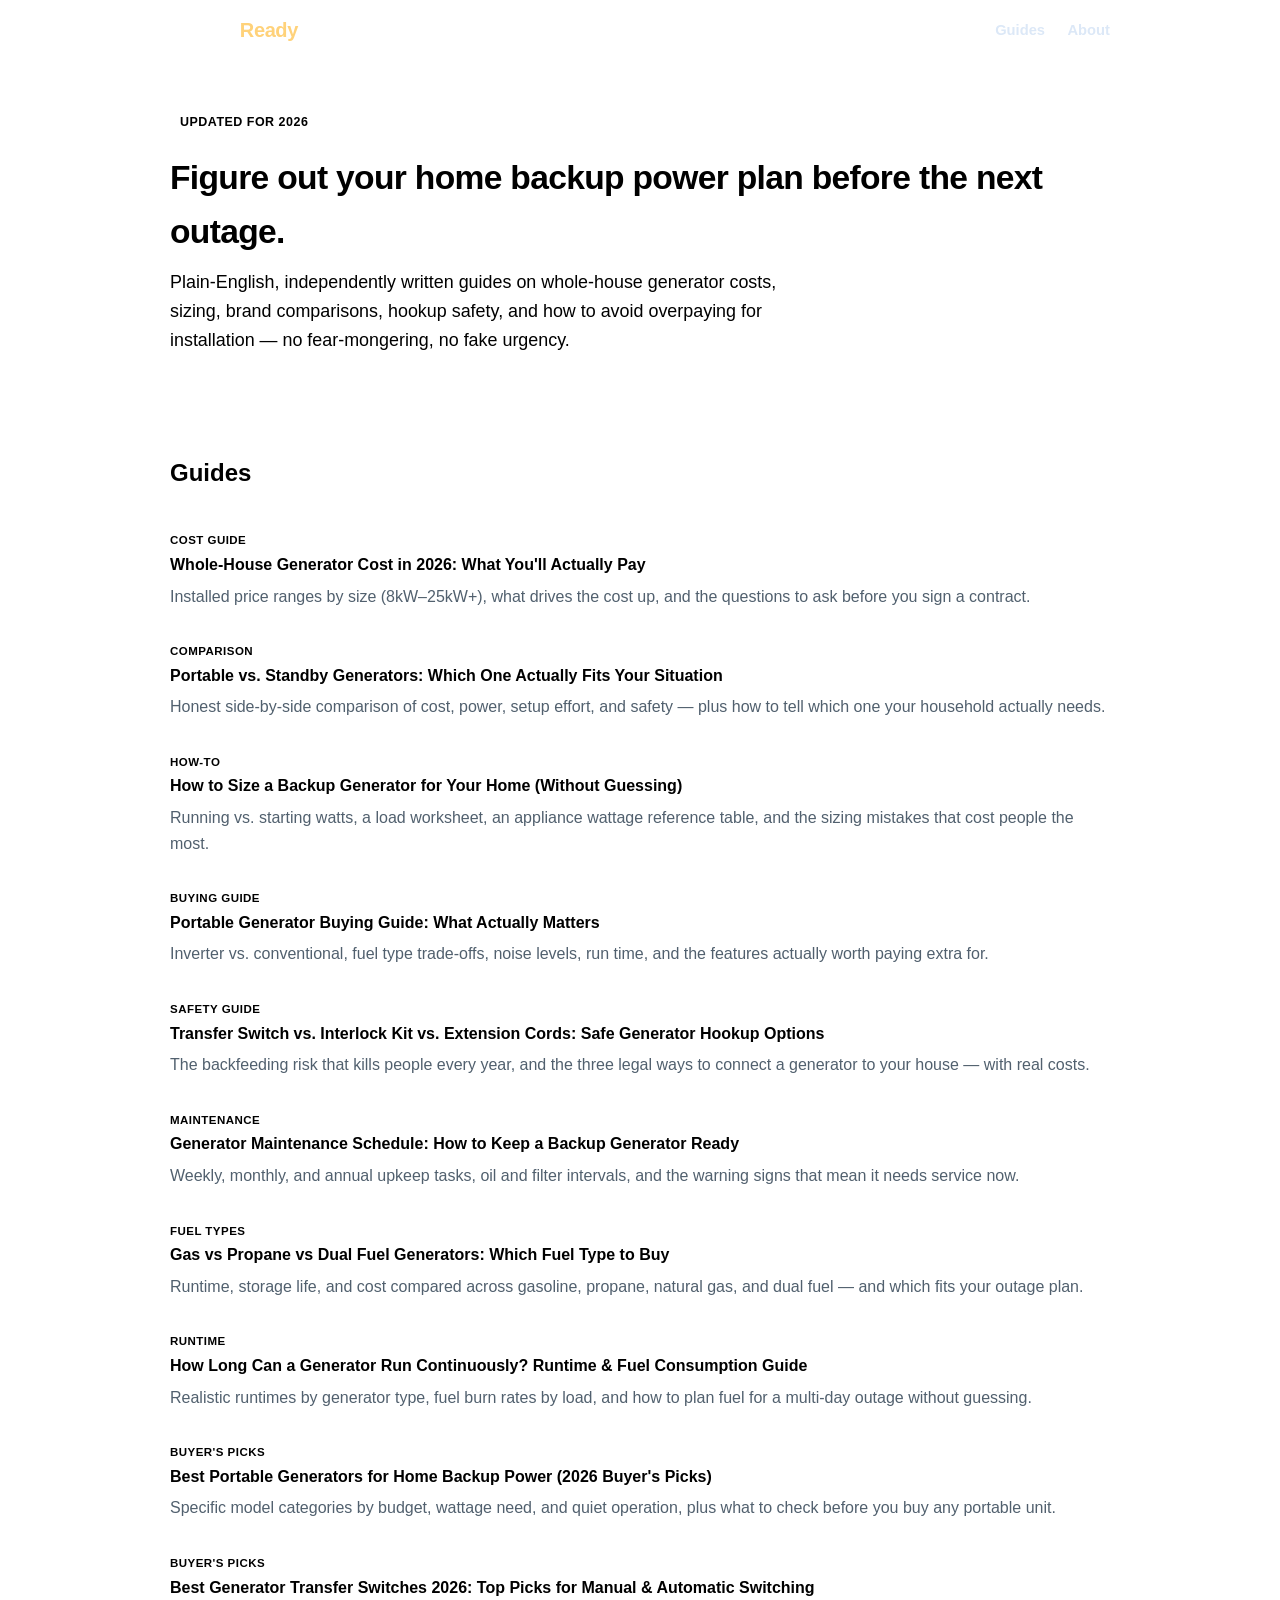
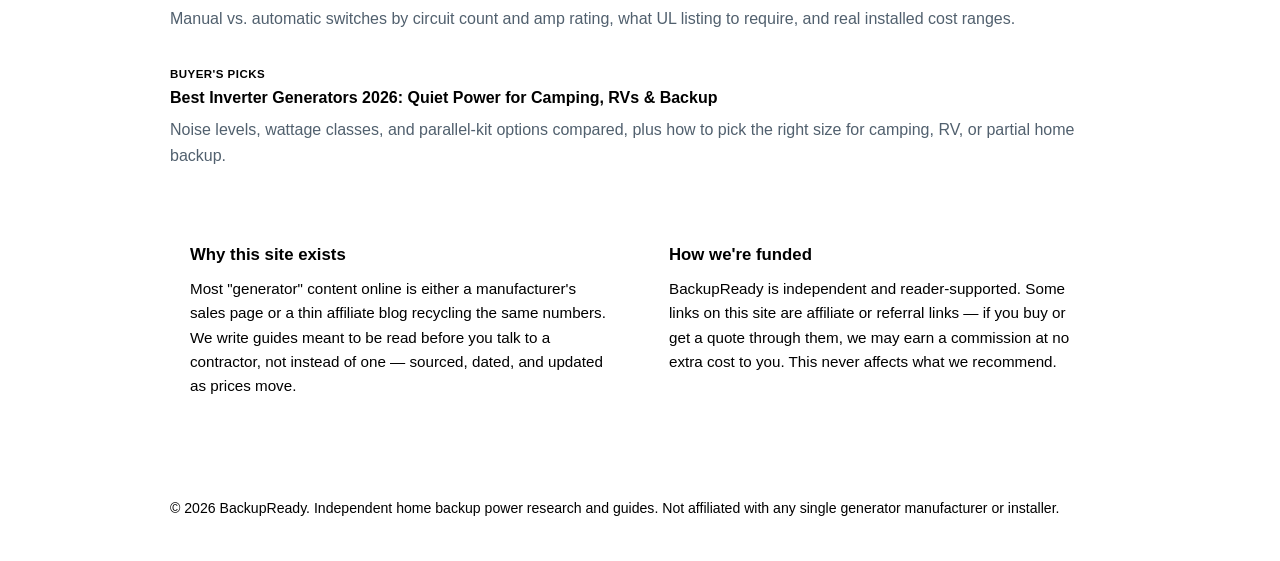
<file: index.html>
<!doctype html>
<html lang="en">
<head>
<meta charset="utf-8">
<meta name="viewport" content="width=device-width, initial-scale=1">
<title>BackupReady — Home Backup Power Guides, Costs &amp; Generator Comparisons</title>
<meta name="description" content="Independent, plain-English guides to home backup power: whole-house generator costs, sizing, brand comparisons, hookup safety, maintenance, and how to buy without overpaying.">
<link rel="stylesheet" href="/assets/style.css">
<link rel="canonical" href="https://backupready.vercel.app/">
</head>
<body>
<header class="site">
  <div class="wrap">
    <a class="logo" href="/">Backup<span>Ready</span></a>
    <nav class="site">
      <a href="/guides/">Guides</a>
      <a href="/#about">About</a>
    </nav>
  </div>
</header>




<section class="hero">
  <div class="wrap">
    <span class="badge">Updated for 2026</span>
    <h1>Figure out your home backup power plan before the next outage.</h1>
    <p class="lead">Plain-English, independently written guides on whole-house generator costs, sizing, brand comparisons, hookup safety, and how to avoid overpaying for installation — no fear-mongering, no fake urgency.</p>
    <a class="btn" href="/guides/whole-house-generator-cost-2026.html">Start with the 2026 cost guide →</a>
  </div>
</section>




<main class="wrap">
  <h2 style="margin-top:0">Guides</h2>
  <ul class="guide-list">
    <li>
      <span class="tag">Cost guide</span><br>
      <a href="/guides/whole-house-generator-cost-2026.html"><strong>Whole-House Generator Cost in 2026: What You'll Actually Pay</strong></a>
      <p style="margin:6px 0 0;color:#51606e">Installed price ranges by size (8kW–25kW+), what drives the cost up, and the questions to ask before you sign a contract.</p>
    </li>
    <li>
      <span class="tag">Comparison</span><br>
      <a href="/guides/portable-vs-standby-generator.html"><strong>Portable vs. Standby Generators: Which One Actually Fits Your Situation</strong></a>
      <p style="margin:6px 0 0;color:#51606e">Honest side-by-side comparison of cost, power, setup effort, and safety — plus how to tell which one your household actually needs.</p>
    </li>
    <li>
      <span class="tag">How-to</span><br>
      <a href="/guides/how-to-size-a-backup-generator.html"><strong>How to Size a Backup Generator for Your Home (Without Guessing)</strong></a>
      <p style="margin:6px 0 0;color:#51606e">Running vs. starting watts, a load worksheet, an appliance wattage reference table, and the sizing mistakes that cost people the most.</p>
    </li>
    <li>
      <span class="tag">Buying guide</span><br>
      <a href="/guides/portable-generator-buying-guide.html"><strong>Portable Generator Buying Guide: What Actually Matters</strong></a>
      <p style="margin:6px 0 0;color:#51606e">Inverter vs. conventional, fuel type trade-offs, noise levels, run time, and the features actually worth paying extra for.</p>
    </li>
    <li>
      <span class="tag">Safety guide</span><br>
      <a href="/guides/generator-transfer-switch-vs-interlock.html"><strong>Transfer Switch vs. Interlock Kit vs. Extension Cords: Safe Generator Hookup Options</strong></a>
      <p style="margin:6px 0 0;color:#51606e">The backfeeding risk that kills people every year, and the three legal ways to connect a generator to your house — with real costs.</p>
    </li>
    <li>
      <span class="tag">Maintenance</span><br>
      <a href="/guides/generator-maintenance-schedule.html"><strong>Generator Maintenance Schedule: How to Keep a Backup Generator Ready</strong></a>
      <p style="margin:6px 0 0;color:#51606e">Weekly, monthly, and annual upkeep tasks, oil and filter intervals, and the warning signs that mean it needs service now.</p>
    </li>
    <li>
      <span class="tag">Fuel types</span><br>
      <a href="/guides/generator-fuel-types-gas-propane-dual-fuel.html"><strong>Gas vs Propane vs Dual Fuel Generators: Which Fuel Type to Buy</strong></a>
      <p style="margin:6px 0 0;color:#51606e">Runtime, storage life, and cost compared across gasoline, propane, natural gas, and dual fuel — and which fits your outage plan.</p>
    </li>
    <li>
      <span class="tag">Runtime</span><br>
      <a href="/guides/generator-runtime-fuel-consumption.html"><strong>How Long Can a Generator Run Continuously? Runtime &amp; Fuel Consumption Guide</strong></a>
      <p style="margin:6px 0 0;color:#51606e">Realistic runtimes by generator type, fuel burn rates by load, and how to plan fuel for a multi-day outage without guessing.</p>
    </li>
    <li>
      <span class="tag">Buyer's picks</span><br>
      <a href="/guides/best-portable-generators-2026.html"><strong>Best Portable Generators for Home Backup Power (2026 Buyer's Picks)</strong></a>
      <p style="margin:6px 0 0;color:#51606e">Specific model categories by budget, wattage need, and quiet operation, plus what to check before you buy any portable unit.</p>
    </li>
    <li>
      <span class="tag">Buyer's picks</span><br>
      <a href="/guides/best-transfer-switches-2026.html"><strong>Best Generator Transfer Switches 2026: Top Picks for Manual &amp; Automatic Switching</strong></a>
      <p style="margin:6px 0 0;color:#51606e">Manual vs. automatic switches by circuit count and amp rating, what UL listing to require, and real installed cost ranges.</p>
    </li>
    <li>
      <span class="tag">Buyer's picks</span><br>
      <a href="/guides/best-inverter-generators-2026.html"><strong>Best Inverter Generators 2026: Quiet Power for Camping, RVs &amp; Backup</strong></a>
      <p style="margin:6px 0 0;color:#51606e">Noise levels, wattage classes, and parallel-kit options compared, plus how to pick the right size for camping, RV, or partial home backup.</p>
    </li>
  </ul>




  <div class="grid" id="about" style="margin-top:40px">
    <div class="card">
      <h3>Why this site exists</h3>
      <p>Most "generator" content online is either a manufacturer's sales page or a thin affiliate blog recycling the same numbers. We write guides meant to be read before you talk to a contractor, not instead of one — sourced, dated, and updated as prices move.</p>
    </div>
    <div class="card">
      <h3>How we're funded</h3>
      <p>BackupReady is independent and reader-supported. Some links on this site are affiliate or referral links — if you buy or get a quote through them, we may earn a commission at no extra cost to you. This never affects what we recommend.</p>
    </div>
  </div>
</main>




<footer class="site">
  <div class="wrap">
    <p>&copy; 2026 BackupReady. Independent home backup power research and guides. Not affiliated with any single generator manufacturer or installer.</p>
  </div>
</footer>
</body>
</html>
</file>
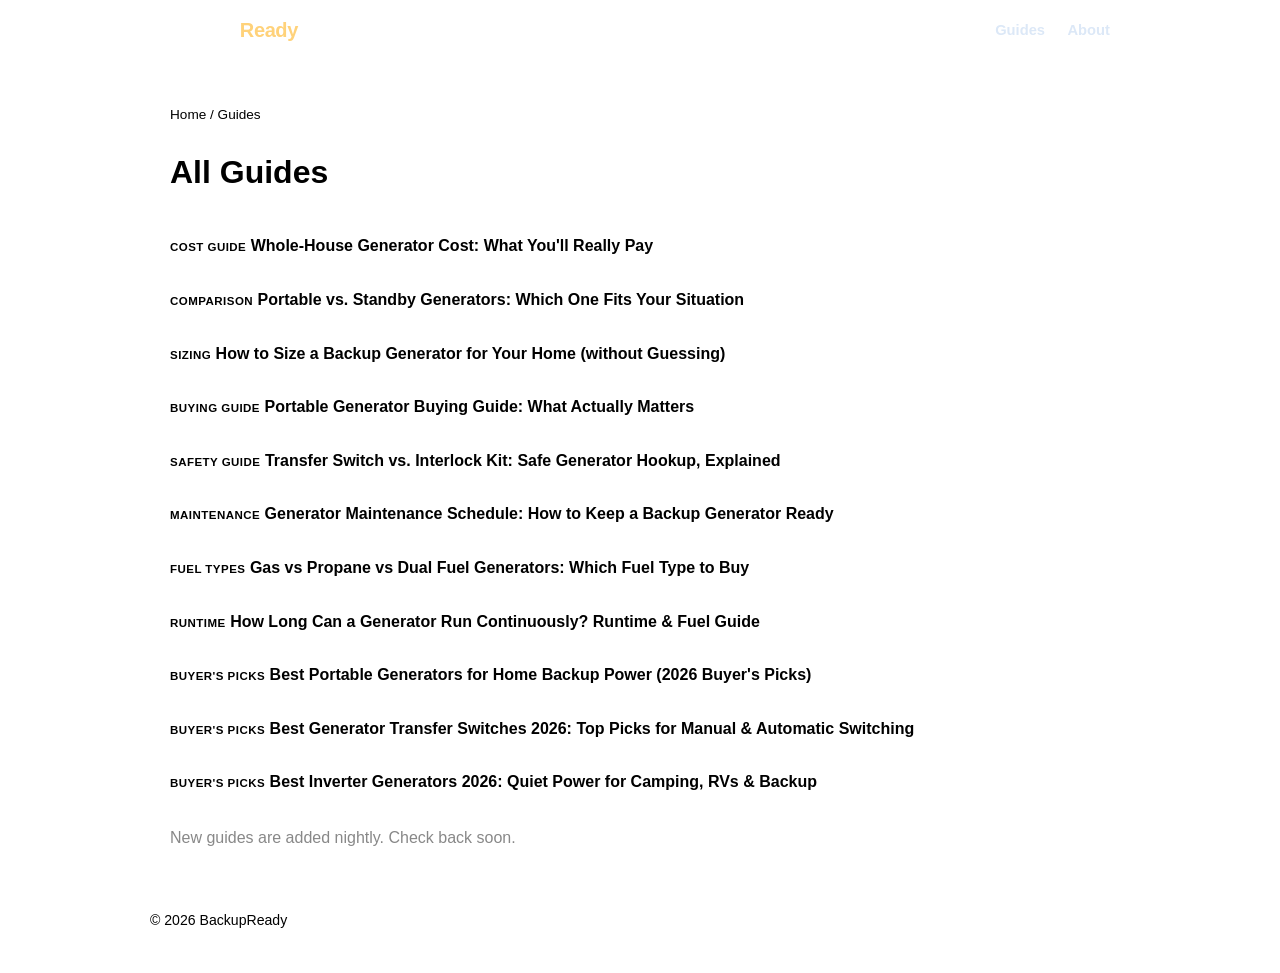
<file: guides/index.html>
<!doctype html>
<html lang="en">
<head>
<meta charset="utf-8">
<meta name="viewport" content="width=device-width, initial-scale=1">
<title>All Generator Guides | BackupReady</title>
<meta name="description" content="All BackupReady guides on home backup power: generator costs, sizing, buying guides, hookup safety, maintenance, and comparisons.">
<link rel="stylesheet" href="/assets/style.css">
<link rel="canonical" href="https://backupready.vercel.app/guides/">
</head>
<body>
  <header class="site">
    <div class="wrap">
      <a class="logo" href="/">Backup<span>Ready</span></a>
      <nav class="site">
        <a href="/guides/">Guides</a>
        <a href="/#about">About</a>
      </nav>
    </div>
  </header>
  <main class="wrap" style="padding-top:30px">
    <p class="breadcrumb"><a href="/">Home</a> / Guides</p>
    <h1>All Guides</h1>
    <ul class="guide-list">
      <li>
        <span class="tag">cost guide</span>
        <a href="/guides/whole-house-generator-cost-2026.html"><strong>Whole-House Generator Cost: What You'll Really Pay</strong></a>
      </li>
      <li>
        <span class="tag">comparison</span>
        <a href="/guides/portable-vs-standby-generator.html"><strong>Portable vs. Standby Generators: Which One Fits Your Situation</strong></a>
      </li>
      <li>
        <span class="tag">sizing</span>
        <a href="/guides/how-to-size-a-backup-generator.html"><strong>How to Size a Backup Generator for Your Home (without Guessing)</strong></a>
      </li>
      <li>
        <span class="tag">buying guide</span>
        <a href="/guides/portable-generator-buying-guide.html"><strong>Portable Generator Buying Guide: What Actually Matters</strong></a>
      </li>
      <li>
        <span class="tag">safety guide</span>
        <a href="/guides/generator-transfer-switch-vs-interlock.html"><strong>Transfer Switch vs. Interlock Kit: Safe Generator Hookup, Explained</strong></a>
      </li>
      <li>
        <span class="tag">maintenance</span>
        <a href="/guides/generator-maintenance-schedule.html"><strong>Generator Maintenance Schedule: How to Keep a Backup Generator Ready</strong></a>
      </li>
      <li>
        <span class="tag">fuel types</span>
        <a href="/guides/generator-fuel-types-gas-propane-dual-fuel.html"><strong>Gas vs Propane vs Dual Fuel Generators: Which Fuel Type to Buy</strong></a>
      </li>
      <li>
        <span class="tag">runtime</span>
        <a href="/guides/generator-runtime-fuel-consumption.html"><strong>How Long Can a Generator Run Continuously? Runtime & Fuel Guide</strong></a>
      </li>
      <li>
        <span class="tag">buyer's picks</span>
        <a href="/guides/best-portable-generators-2026.html"><strong>Best Portable Generators for Home Backup Power (2026 Buyer's Picks)</strong></a>
      </li>
      <li>
        <span class="tag">buyer's picks</span>
        <a href="/guides/best-transfer-switches-2026.html"><strong>Best Generator Transfer Switches 2026: Top Picks for Manual &amp; Automatic Switching</strong></a>
      </li>
      <li>
        <span class="tag">buyer's picks</span>
        <a href="/guides/best-inverter-generators-2026.html"><strong>Best Inverter Generators 2026: Quiet Power for Camping, RVs &amp; Backup</strong></a>
      </li>
    </ul>
    <p style="color:#888888">New guides are added nightly. Check back soon.</p>
  </main>
  <footer class="site wrap"><p>&copy; 2026 BackupReady</p></footer>
</body>
</html>
</file>
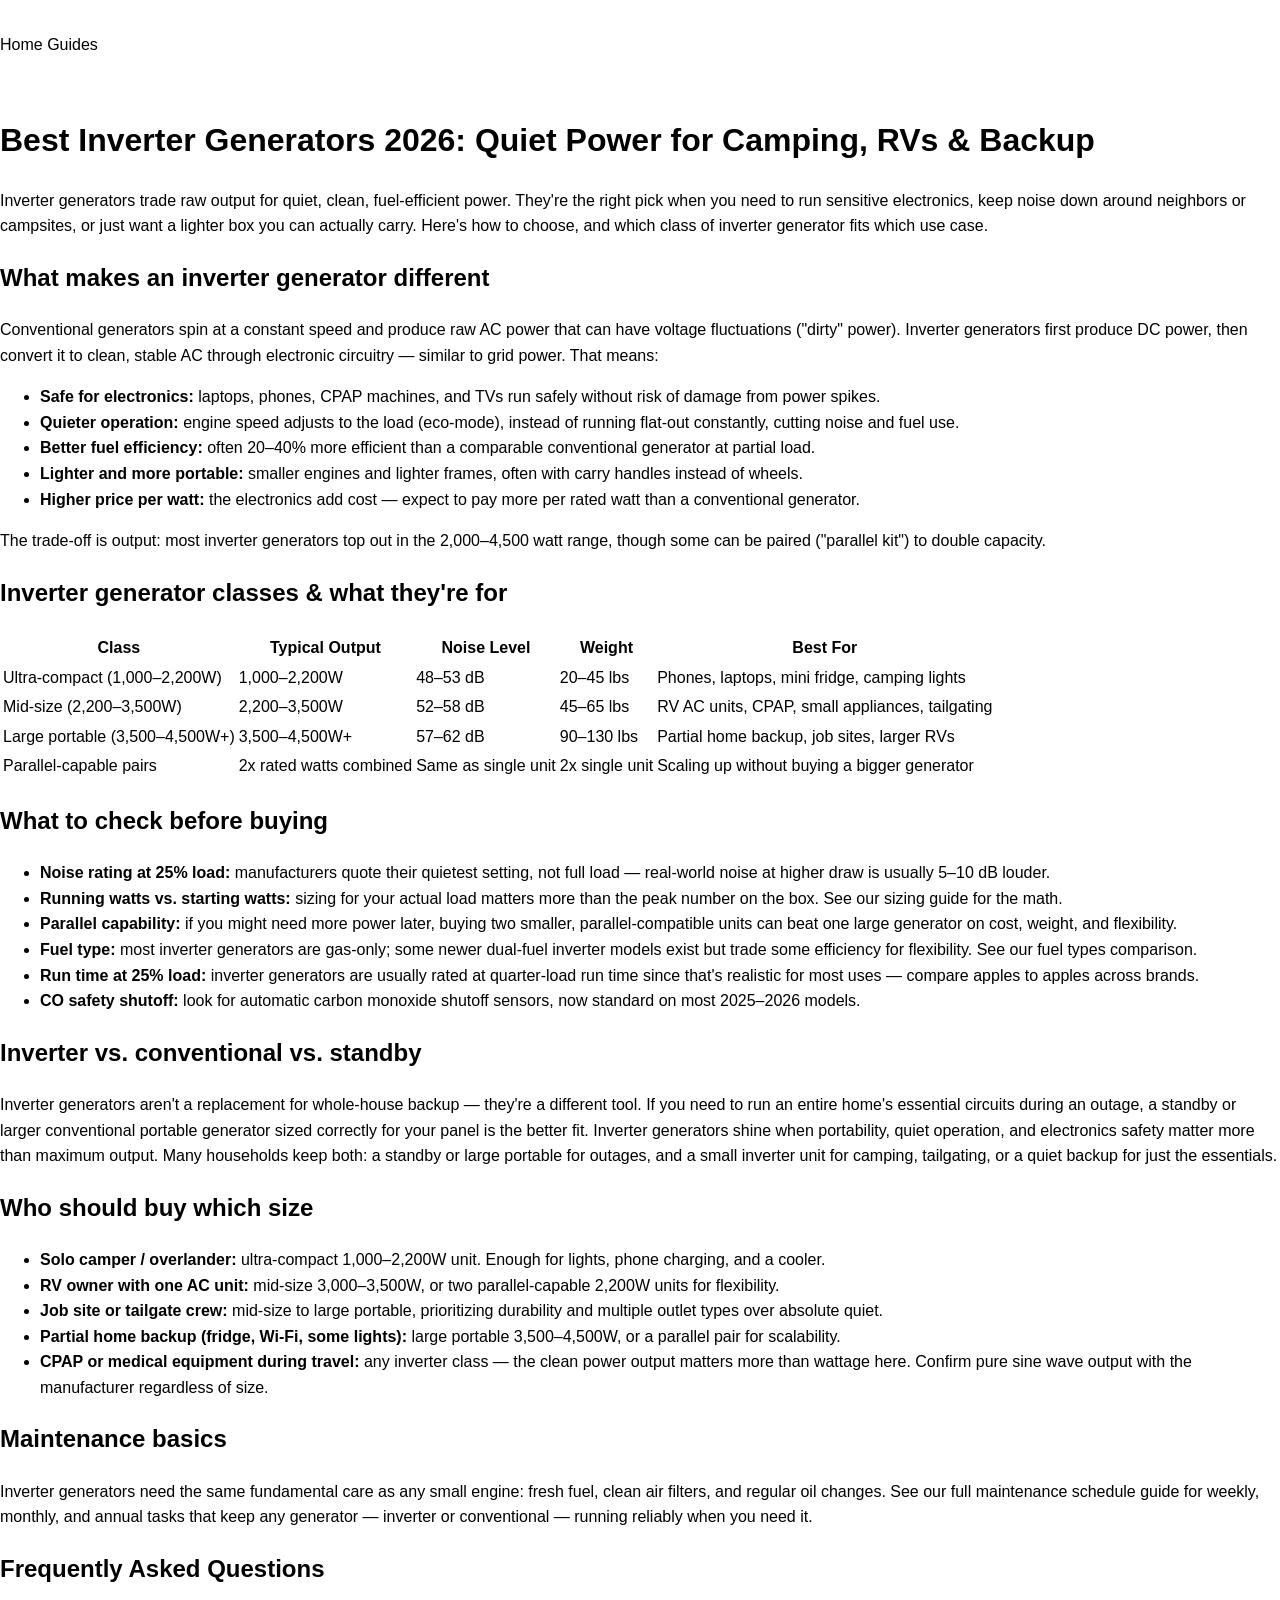
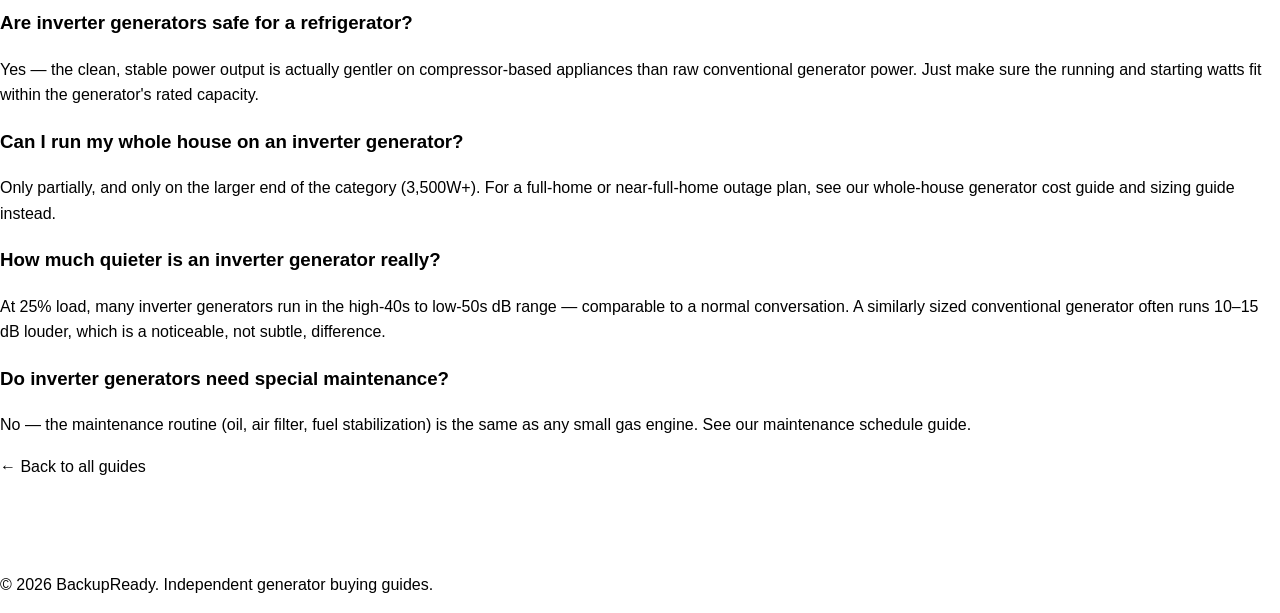
<file: guides/best-inverter-generators-2026.html>
<!DOCTYPE html>
<html lang="en">
<head>
<meta charset="UTF-8">
<meta name="viewport" content="width=device-width, initial-scale=1.0">
<title>Best Inverter Generators 2026: Quiet Power for Camping, RVs &amp; Backup</title>
<meta name="description" content="The best inverter generators for 2026, compared by noise level, wattage, run time, and price. Find the quietest, most portable option for camping, RVs, or light home backup.">
<link rel="stylesheet" href="../assets/style.css">
</head>
<body>
<header class="site-header">
<a href="../index.html" class="logo">BackupReady</a>
<nav>
<a href="../index.html">Home</a>
<a href="index.html">Guides</a>
</nav>
</header>

<main class="guide-page">
<h1>Best Inverter Generators 2026: Quiet Power for Camping, RVs &amp; Backup</h1>
<p class="lead">Inverter generators trade raw output for quiet, clean, fuel-efficient power. They're the right pick when you need to run sensitive electronics, keep noise down around neighbors or campsites, or just want a lighter box you can actually carry. Here's how to choose, and which class of inverter generator fits which use case.</p>

<h2>What makes an inverter generator different</h2>
<p>Conventional generators spin at a constant speed and produce raw AC power that can have voltage fluctuations ("dirty" power). Inverter generators first produce DC power, then convert it to clean, stable AC through electronic circuitry &mdash; similar to grid power. That means:</p>
<ul>
<li><strong>Safe for electronics:</strong> laptops, phones, CPAP machines, and TVs run safely without risk of damage from power spikes.</li>
<li><strong>Quieter operation:</strong> engine speed adjusts to the load (eco-mode), instead of running flat-out constantly, cutting noise and fuel use.</li>
<li><strong>Better fuel efficiency:</strong> often 20&ndash;40% more efficient than a comparable conventional generator at partial load.</li>
<li><strong>Lighter and more portable:</strong> smaller engines and lighter frames, often with carry handles instead of wheels.</li>
<li><strong>Higher price per watt:</strong> the electronics add cost &mdash; expect to pay more per rated watt than a conventional generator.</li>
</ul>
<p>The trade-off is output: most inverter generators top out in the 2,000&ndash;4,500 watt range, though some can be paired ("parallel kit") to double capacity.</p>

<h2>Inverter generator classes &amp; what they're for</h2>
<table class="comparison-table">
<thead>
<tr><th>Class</th><th>Typical Output</th><th>Noise Level</th><th>Weight</th><th>Best For</th></tr>
</thead>
<tbody>
<tr><td>Ultra-compact (1,000&ndash;2,200W)</td><td>1,000&ndash;2,200W</td><td>48&ndash;53 dB</td><td>20&ndash;45 lbs</td><td>Phones, laptops, mini fridge, camping lights</td></tr>
<tr><td>Mid-size (2,200&ndash;3,500W)</td><td>2,200&ndash;3,500W</td><td>52&ndash;58 dB</td><td>45&ndash;65 lbs</td><td>RV AC units, CPAP, small appliances, tailgating</td></tr>
<tr><td>Large portable (3,500&ndash;4,500W+)</td><td>3,500&ndash;4,500W+</td><td>57&ndash;62 dB</td><td>90&ndash;130 lbs</td><td>Partial home backup, job sites, larger RVs</td></tr>
<tr><td>Parallel-capable pairs</td><td>2x rated watts combined</td><td>Same as single unit</td><td>2x single unit</td><td>Scaling up without buying a bigger generator</td></tr>
</tbody>
</table>

<h2>What to check before buying</h2>
<ul>
<li><strong>Noise rating at 25% load:</strong> manufacturers quote their quietest setting, not full load &mdash; real-world noise at higher draw is usually 5&ndash;10 dB louder.</li>
<li><strong>Running watts vs. starting watts:</strong> sizing for your actual load matters more than the peak number on the box. See our <a href="how-to-size-a-backup-generator.html">sizing guide</a> for the math.</li>
<li><strong>Parallel capability:</strong> if you might need more power later, buying two smaller, parallel-compatible units can beat one large generator on cost, weight, and flexibility.</li>
<li><strong>Fuel type:</strong> most inverter generators are gas-only; some newer dual-fuel inverter models exist but trade some efficiency for flexibility. See our <a href="generator-fuel-types-gas-propane-dual-fuel.html">fuel types comparison</a>.</li>
<li><strong>Run time at 25% load:</strong> inverter generators are usually rated at quarter-load run time since that's realistic for most uses &mdash; compare apples to apples across brands.</li>
<li><strong>CO safety shutoff:</strong> look for automatic carbon monoxide shutoff sensors, now standard on most 2025&ndash;2026 models.</li>
</ul>

<h2>Inverter vs. conventional vs. standby</h2>
<p>Inverter generators aren't a replacement for whole-house backup &mdash; they're a different tool. If you need to run an entire home's essential circuits during an outage, a <a href="portable-vs-standby-generator.html">standby or larger conventional portable generator</a> sized correctly for your panel is the better fit. Inverter generators shine when portability, quiet operation, and electronics safety matter more than maximum output. Many households keep both: a standby or large portable for outages, and a small inverter unit for camping, tailgating, or a quiet backup for just the essentials.</p>

<h2>Who should buy which size</h2>
<ul>
<li><strong>Solo camper / overlander:</strong> ultra-compact 1,000&ndash;2,200W unit. Enough for lights, phone charging, and a cooler.</li>
<li><strong>RV owner with one AC unit:</strong> mid-size 3,000&ndash;3,500W, or two parallel-capable 2,200W units for flexibility.</li>
<li><strong>Job site or tailgate crew:</strong> mid-size to large portable, prioritizing durability and multiple outlet types over absolute quiet.</li>
<li><strong>Partial home backup (fridge, Wi-Fi, some lights):</strong> large portable 3,500&ndash;4,500W, or a parallel pair for scalability.</li>
<li><strong>CPAP or medical equipment during travel:</strong> any inverter class &mdash; the clean power output matters more than wattage here. Confirm pure sine wave output with the manufacturer regardless of size.</li>
</ul>

<h2>Maintenance basics</h2>
<p>Inverter generators need the same fundamental care as any small engine: fresh fuel, clean air filters, and regular oil changes. See our full <a href="generator-maintenance-schedule.html">maintenance schedule guide</a> for weekly, monthly, and annual tasks that keep any generator &mdash; inverter or conventional &mdash; running reliably when you need it.</p>

<h2>Frequently Asked Questions</h2>
<h3>Are inverter generators safe for a refrigerator?</h3>
<p>Yes &mdash; the clean, stable power output is actually gentler on compressor-based appliances than raw conventional generator power. Just make sure the running and starting watts fit within the generator's rated capacity.</p>
<h3>Can I run my whole house on an inverter generator?</h3>
<p>Only partially, and only on the larger end of the category (3,500W+). For a full-home or near-full-home outage plan, see our <a href="whole-house-generator-cost-2026.html">whole-house generator cost guide</a> and <a href="how-to-size-a-backup-generator.html">sizing guide</a> instead.</p>
<h3>How much quieter is an inverter generator really?</h3>
<p>At 25% load, many inverter generators run in the high-40s to low-50s dB range &mdash; comparable to a normal conversation. A similarly sized conventional generator often runs 10&ndash;15 dB louder, which is a noticeable, not subtle, difference.</p>
<h3>Do inverter generators need special maintenance?</h3>
<p>No &mdash; the maintenance routine (oil, air filter, fuel stabilization) is the same as any small gas engine. See our <a href="generator-maintenance-schedule.html">maintenance schedule guide</a>.</p>

<script type="application/ld+json">
{
  "@context": "https://schema.org",
  "@type": "FAQPage",
  "mainEntity": [
    {"@type": "Question", "name": "Are inverter generators safe for a refrigerator?", "acceptedAnswer": {"@type": "Answer", "text": "Yes, the clean stable power output is gentler on compressor-based appliances than raw conventional generator power, as long as running and starting watts fit the generator's rated capacity."}},
    {"@type": "Question", "name": "Can I run my whole house on an inverter generator?", "acceptedAnswer": {"@type": "Answer", "text": "Only partially, and only with larger 3,500W+ models. For full-home backup planning, a dedicated sizing and cost guide is recommended instead."}},
    {"@type": "Question", "name": "How much quieter is an inverter generator really?", "acceptedAnswer": {"@type": "Answer", "text": "At 25% load many inverter generators run in the high-40s to low-50s dB range, comparable to a normal conversation, roughly 10-15 dB quieter than a similarly sized conventional generator."}},
    {"@type": "Question", "name": "Do inverter generators need special maintenance?", "acceptedAnswer": {"@type": "Answer", "text": "No, the maintenance routine of oil changes, air filter care, and fuel stabilization is the same as any small gas engine."}}
  ]
}
</script>

<p class="back-link"><a href="index.html">&larr; Back to all guides</a></p>
</main>

<footer class="site-footer">
<p>&copy; 2026 BackupReady. Independent generator buying guides.</p>
</footer>
</body>
</html>
</file>
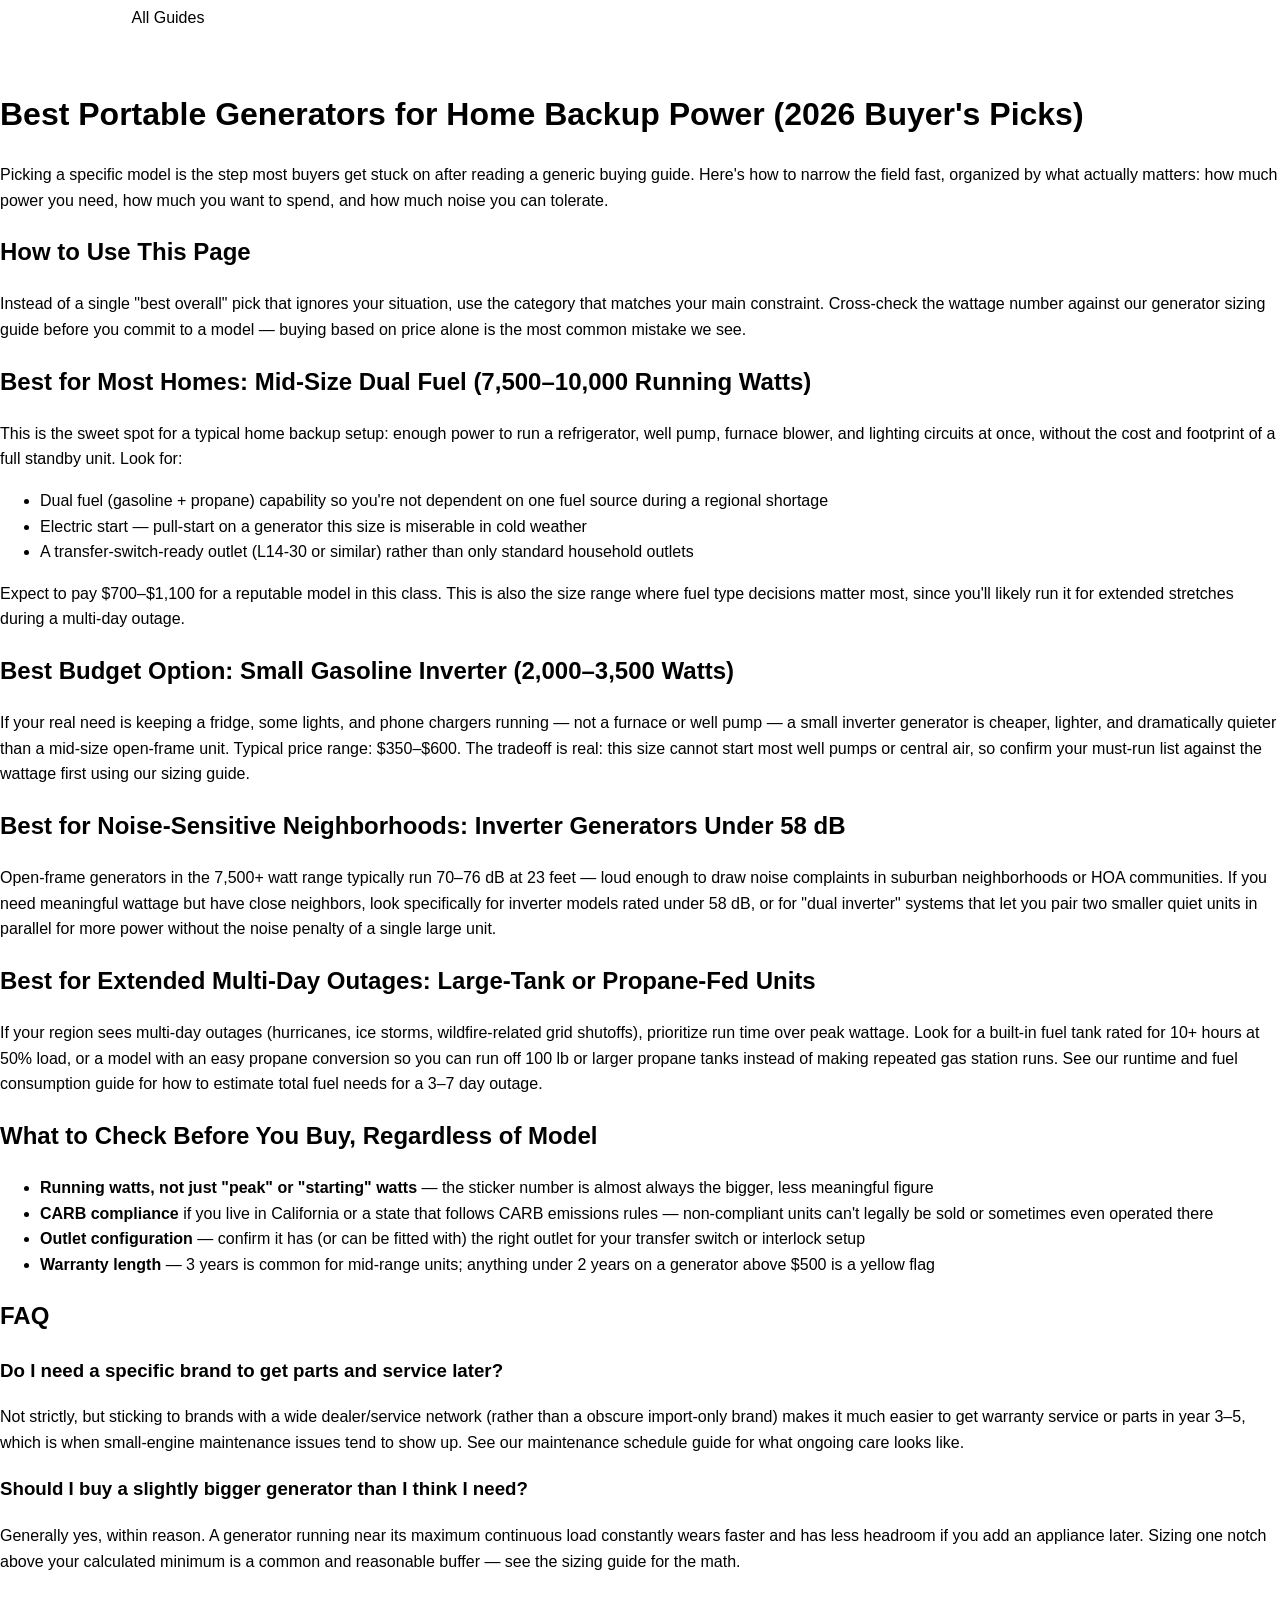
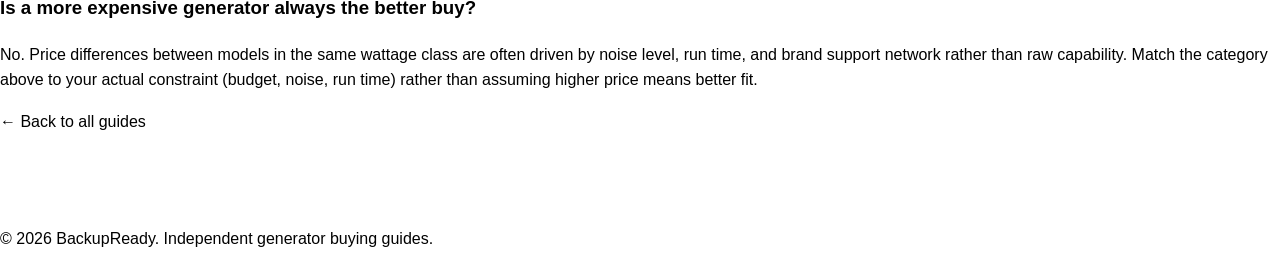
<file: guides/best-portable-generators-2026.html>
<!DOCTYPE html>
<html lang="en">
<head>
<meta charset="UTF-8">
<meta name="viewport" content="width=device-width, initial-scale=1.0">
<title>Best Portable Generators for Home Backup Power (2026 Buyer's Picks) | BackupReady</title>
<meta name="description" content="Our picks for the best portable generators for home backup power in 2026, organized by budget, wattage need, and quiet operation, with what to check before you buy.">
<link rel="stylesheet" href="../assets/style.css">
</head>
<body>
<header class="site-header">
<nav class="nav">
<a href="../index.html" class="logo">BackupReady</a>
<a href="index.html">All Guides</a>
</nav>
</header>

<main class="guide">
<h1>Best Portable Generators for Home Backup Power (2026 Buyer's Picks)</h1>
<p class="lede">Picking a specific model is the step most buyers get stuck on after reading a generic buying guide. Here's how to narrow the field fast, organized by what actually matters: how much power you need, how much you want to spend, and how much noise you can tolerate.</p>

<h2>How to Use This Page</h2>
<p>Instead of a single "best overall" pick that ignores your situation, use the category that matches your main constraint. Cross-check the wattage number against our <a href="how-to-size-a-backup-generator.html">generator sizing guide</a> before you commit to a model &mdash; buying based on price alone is the most common mistake we see.</p>

<h2>Best for Most Homes: Mid-Size Dual Fuel (7,500&ndash;10,000 Running Watts)</h2>
<p>This is the sweet spot for a typical home backup setup: enough power to run a refrigerator, well pump, furnace blower, and lighting circuits at once, without the cost and footprint of a full standby unit. Look for:</p>
<ul>
<li>Dual fuel (gasoline + propane) capability so you're not dependent on one fuel source during a regional shortage</li>
<li>Electric start &mdash; pull-start on a generator this size is miserable in cold weather</li>
<li>A transfer-switch-ready outlet (L14-30 or similar) rather than only standard household outlets</li>
</ul>
<p>Expect to pay $700&ndash;$1,100 for a reputable model in this class. This is also the size range where <a href="generator-fuel-types-gas-propane-dual-fuel.html">fuel type</a> decisions matter most, since you'll likely run it for extended stretches during a multi-day outage.</p>

<h2>Best Budget Option: Small Gasoline Inverter (2,000&ndash;3,500 Watts)</h2>
<p>If your real need is keeping a fridge, some lights, and phone chargers running &mdash; not a furnace or well pump &mdash; a small inverter generator is cheaper, lighter, and dramatically quieter than a mid-size open-frame unit. Typical price range: $350&ndash;$600. The tradeoff is real: this size cannot start most well pumps or central air, so confirm your must-run list against the wattage first using our <a href="how-to-size-a-backup-generator.html">sizing guide</a>.</p>

<h2>Best for Noise-Sensitive Neighborhoods: Inverter Generators Under 58 dB</h2>
<p>Open-frame generators in the 7,500+ watt range typically run 70&ndash;76 dB at 23 feet &mdash; loud enough to draw noise complaints in suburban neighborhoods or HOA communities. If you need meaningful wattage but have close neighbors, look specifically for inverter models rated under 58 dB, or for "dual inverter" systems that let you pair two smaller quiet units in parallel for more power without the noise penalty of a single large unit.</p>

<h2>Best for Extended Multi-Day Outages: Large-Tank or Propane-Fed Units</h2>
<p>If your region sees multi-day outages (hurricanes, ice storms, wildfire-related grid shutoffs), prioritize run time over peak wattage. Look for a built-in fuel tank rated for 10+ hours at 50% load, or a model with an easy propane conversion so you can run off 100 lb or larger propane tanks instead of making repeated gas station runs. See our <a href="generator-runtime-fuel-consumption.html">runtime and fuel consumption guide</a> for how to estimate total fuel needs for a 3&ndash;7 day outage.</p>

<h2>What to Check Before You Buy, Regardless of Model</h2>
<ul>
<li><strong>Running watts, not just "peak" or "starting" watts</strong> &mdash; the sticker number is almost always the bigger, less meaningful figure</li>
<li><strong>CARB compliance</strong> if you live in California or a state that follows CARB emissions rules &mdash; non-compliant units can't legally be sold or sometimes even operated there</li>
<li><strong>Outlet configuration</strong> &mdash; confirm it has (or can be fitted with) the right outlet for your <a href="generator-transfer-switch-vs-interlock.html">transfer switch or interlock setup</a></li>
<li><strong>Warranty length</strong> &mdash; 3 years is common for mid-range units; anything under 2 years on a generator above $500 is a yellow flag</li>
</ul>

<h2>FAQ</h2>
<h3>Do I need a specific brand to get parts and service later?</h3>
<p>Not strictly, but sticking to brands with a wide dealer/service network (rather than a obscure import-only brand) makes it much easier to get warranty service or parts in year 3&ndash;5, which is when small-engine maintenance issues tend to show up. See our <a href="generator-maintenance-schedule.html">maintenance schedule guide</a> for what ongoing care looks like.</p>
<h3>Should I buy a slightly bigger generator than I think I need?</h3>
<p>Generally yes, within reason. A generator running near its maximum continuous load constantly wears faster and has less headroom if you add an appliance later. Sizing one notch above your calculated minimum is a common and reasonable buffer &mdash; see the sizing guide for the math.</p>
<h3>Is a more expensive generator always the better buy?</h3>
<p>No. Price differences between models in the same wattage class are often driven by noise level, run time, and brand support network rather than raw capability. Match the category above to your actual constraint (budget, noise, run time) rather than assuming higher price means better fit.</p>

<script type="application/ld+json">
{
  "@context": "https://schema.org",
  "@type": "FAQPage",
  "mainEntity": [
    {
      "@type": "Question",
      "name": "Do I need a specific brand to get parts and service later?",
      "acceptedAnswer": {
        "@type": "Answer",
        "text": "Not strictly, but sticking to brands with a wide dealer and service network makes it easier to get warranty service or parts in year 3 to 5, when small-engine maintenance issues tend to show up."
      }
    },
    {
      "@type": "Question",
      "name": "Should I buy a slightly bigger generator than I think I need?",
      "acceptedAnswer": {
        "@type": "Answer",
        "text": "Generally yes, within reason. A generator running near its maximum continuous load constantly wears faster and has less headroom if you add an appliance later."
      }
    },
    {
      "@type": "Question",
      "name": "Is a more expensive generator always the better buy?",
      "acceptedAnswer": {
        "@type": "Answer",
        "text": "No. Price differences in the same wattage class are often driven by noise level, run time, and brand support network rather than raw capability."
      }
    }
  ]
}
</script>

<p><a href="index.html">&larr; Back to all guides</a></p>
</main>

<footer class="site-footer">
<p>&copy; 2026 BackupReady. Independent generator buying guides.</p>
</footer>
</body>
</html>
</file>
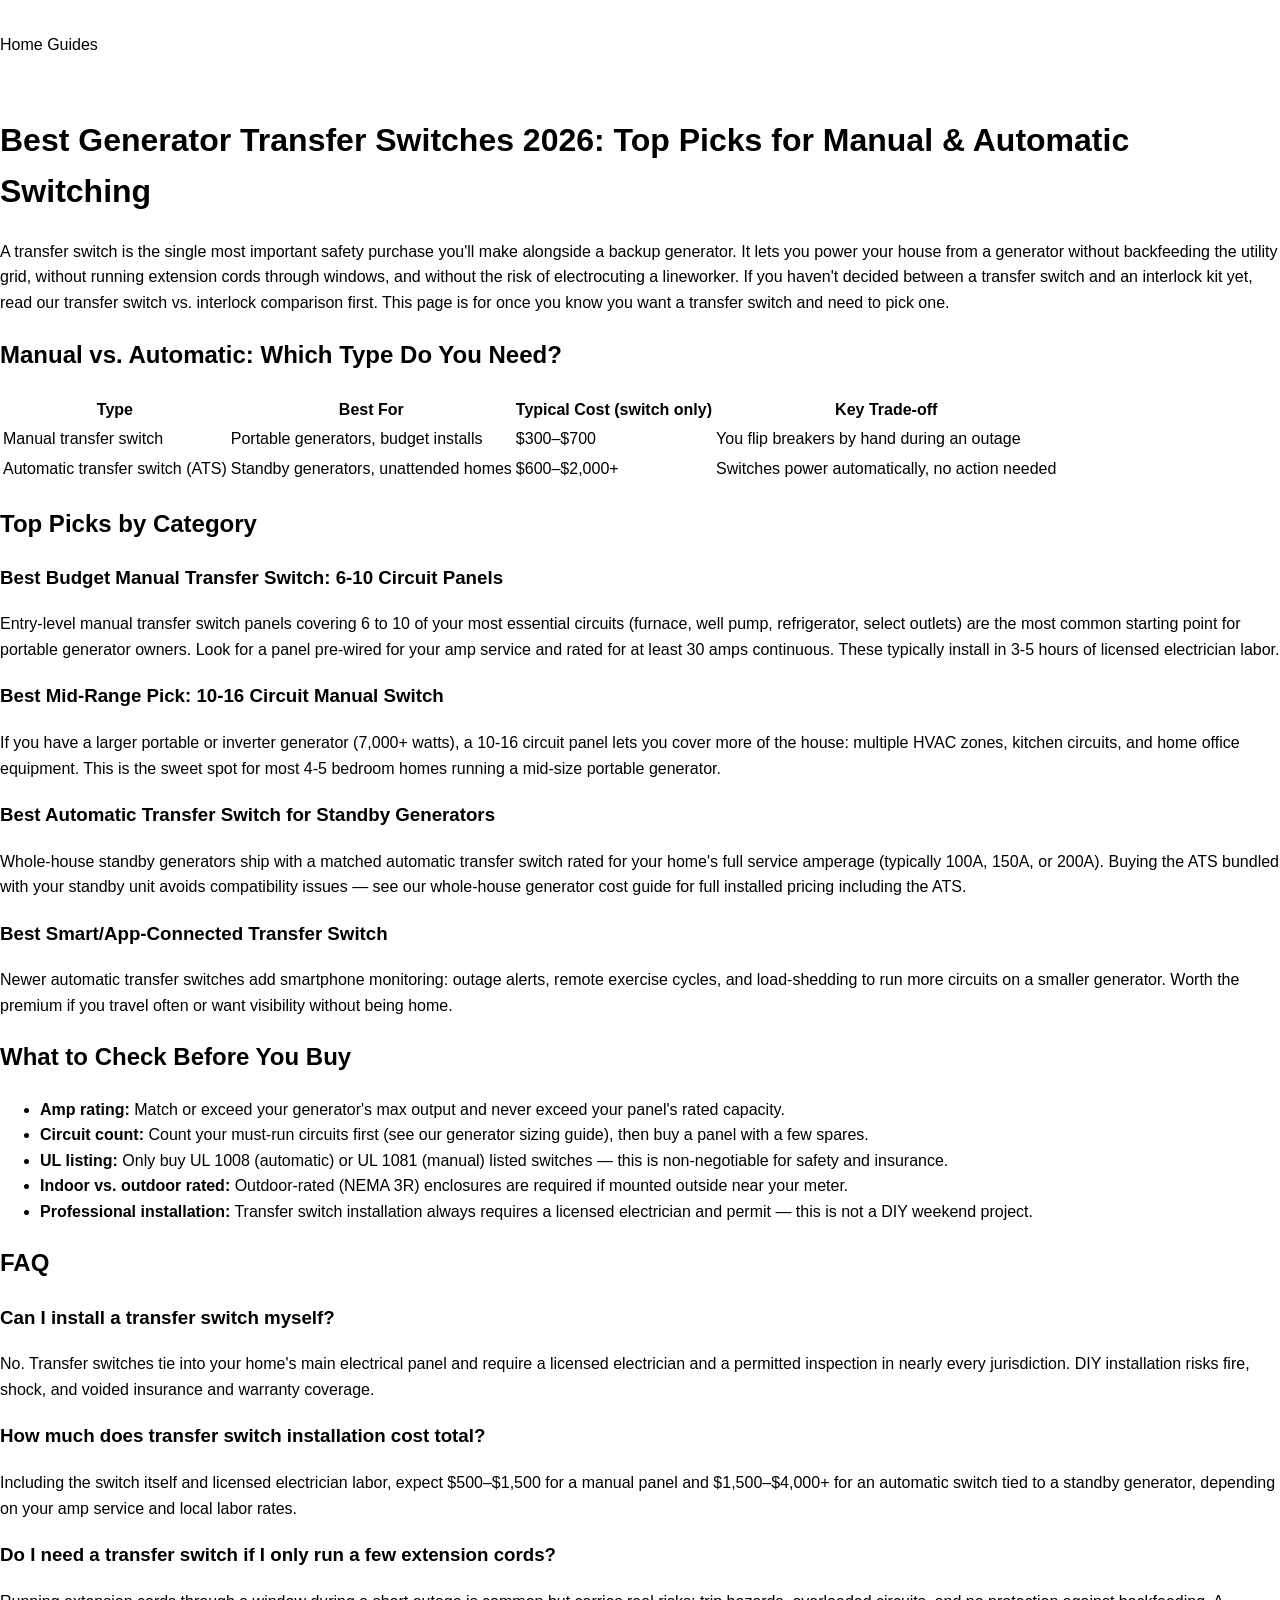
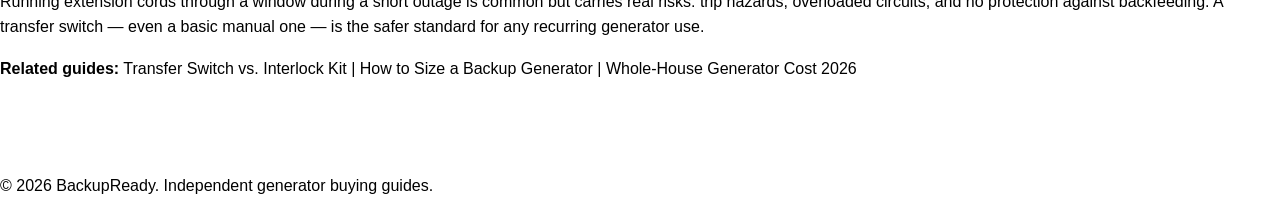
<file: guides/best-transfer-switches-2026.html>
<!DOCTYPE html>
<html lang="en">
<head>
<meta charset="UTF-8">
<meta name="viewport" content="width=device-width, initial-scale=1.0">
<title>Best Generator Transfer Switches 2026: Top Picks for Manual &amp; Automatic Switching | BackupReady</title>
<meta name="description" content="The best manual and automatic transfer switches for home backup generators in 2026, by amp rating, circuit count, and budget, plus what to check before you buy.">
<link rel="stylesheet" href="../assets/style.css">
</head>
<body>
<header class="site-header">
<div class="container">
<a href="../index.html" class="logo">BackupReady</a>
<nav><a href="../index.html">Home</a> <a href="index.html">Guides</a></nav>
</div>
</header>
<main class="container">
<h1>Best Generator Transfer Switches 2026: Top Picks for Manual &amp; Automatic Switching</h1>
<p>A transfer switch is the single most important safety purchase you'll make alongside a backup generator. It lets you power your house from a generator without backfeeding the utility grid, without running extension cords through windows, and without the risk of electrocuting a lineworker. If you haven't decided between a transfer switch and an interlock kit yet, read our <a href="generator-transfer-switch-vs-interlock.html">transfer switch vs. interlock comparison</a> first. This page is for once you know you want a transfer switch and need to pick one.</p>

<h2>Manual vs. Automatic: Which Type Do You Need?</h2>
<table>
<tr><th>Type</th><th>Best For</th><th>Typical Cost (switch only)</th><th>Key Trade-off</th></tr>
<tr><td>Manual transfer switch</td><td>Portable generators, budget installs</td><td>$300–$700</td><td>You flip breakers by hand during an outage</td></tr>
<tr><td>Automatic transfer switch (ATS)</td><td>Standby generators, unattended homes</td><td>$600–$2,000+</td><td>Switches power automatically, no action needed</td></tr>
</table>

<h2>Top Picks by Category</h2>

<h3>Best Budget Manual Transfer Switch: 6-10 Circuit Panels</h3>
<p>Entry-level manual transfer switch panels covering 6 to 10 of your most essential circuits (furnace, well pump, refrigerator, select outlets) are the most common starting point for portable generator owners. Look for a panel pre-wired for your amp service and rated for at least 30 amps continuous. These typically install in 3-5 hours of licensed electrician labor.</p>

<h3>Best Mid-Range Pick: 10-16 Circuit Manual Switch</h3>
<p>If you have a larger portable or inverter generator (7,000+ watts), a 10-16 circuit panel lets you cover more of the house: multiple HVAC zones, kitchen circuits, and home office equipment. This is the sweet spot for most 4-5 bedroom homes running a mid-size portable generator.</p>

<h3>Best Automatic Transfer Switch for Standby Generators</h3>
<p>Whole-house standby generators ship with a matched automatic transfer switch rated for your home's full service amperage (typically 100A, 150A, or 200A). Buying the ATS bundled with your standby unit avoids compatibility issues — see our <a href="whole-house-generator-cost-2026.html">whole-house generator cost guide</a> for full installed pricing including the ATS.</p>

<h3>Best Smart/App-Connected Transfer Switch</h3>
<p>Newer automatic transfer switches add smartphone monitoring: outage alerts, remote exercise cycles, and load-shedding to run more circuits on a smaller generator. Worth the premium if you travel often or want visibility without being home.</p>

<h2>What to Check Before You Buy</h2>
<ul>
<li><strong>Amp rating:</strong> Match or exceed your generator's max output and never exceed your panel's rated capacity.</li>
<li><strong>Circuit count:</strong> Count your must-run circuits first (see our <a href="how-to-size-a-backup-generator.html">generator sizing guide</a>), then buy a panel with a few spares.</li>
<li><strong>UL listing:</strong> Only buy UL 1008 (automatic) or UL 1081 (manual) listed switches — this is non-negotiable for safety and insurance.</li>
<li><strong>Indoor vs. outdoor rated:</strong> Outdoor-rated (NEMA 3R) enclosures are required if mounted outside near your meter.</li>
<li><strong>Professional installation:</strong> Transfer switch installation always requires a licensed electrician and permit — this is not a DIY weekend project.</li>
</ul>

<h2>FAQ</h2>
<h3>Can I install a transfer switch myself?</h3>
<p>No. Transfer switches tie into your home's main electrical panel and require a licensed electrician and a permitted inspection in nearly every jurisdiction. DIY installation risks fire, shock, and voided insurance and warranty coverage.</p>
<h3>How much does transfer switch installation cost total?</h3>
<p>Including the switch itself and licensed electrician labor, expect $500–$1,500 for a manual panel and $1,500–$4,000+ for an automatic switch tied to a standby generator, depending on your amp service and local labor rates.</p>
<h3>Do I need a transfer switch if I only run a few extension cords?</h3>
<p>Running extension cords through a window during a short outage is common but carries real risks: trip hazards, overloaded circuits, and no protection against backfeeding. A transfer switch — even a basic manual one — is the safer standard for any recurring generator use.</p>

<p><strong>Related guides:</strong> <a href="generator-transfer-switch-vs-interlock.html">Transfer Switch vs. Interlock Kit</a> | <a href="how-to-size-a-backup-generator.html">How to Size a Backup Generator</a> | <a href="whole-house-generator-cost-2026.html">Whole-House Generator Cost 2026</a></p>
</main>
<footer class="site-footer"><div class="container"><p>&copy; 2026 BackupReady. Independent generator buying guides.</p></div></footer>
</body>
</html>
</file>
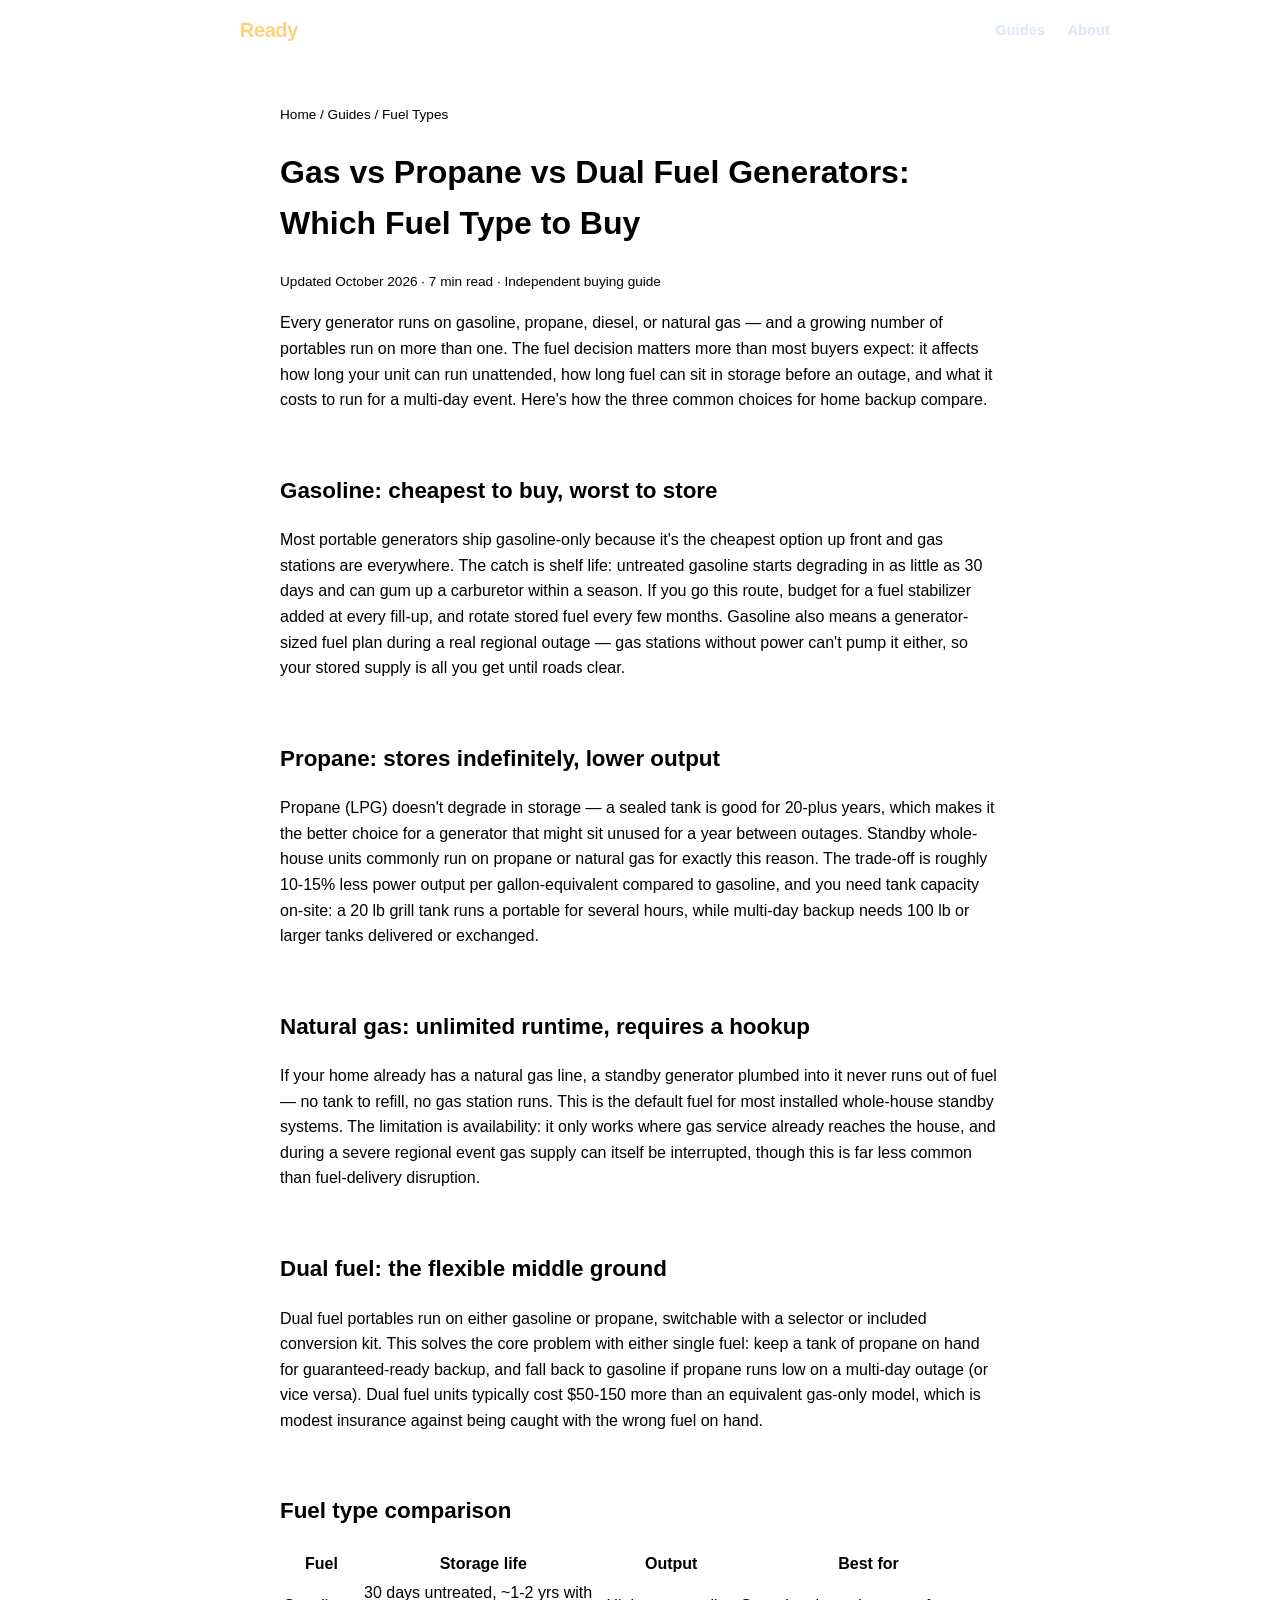
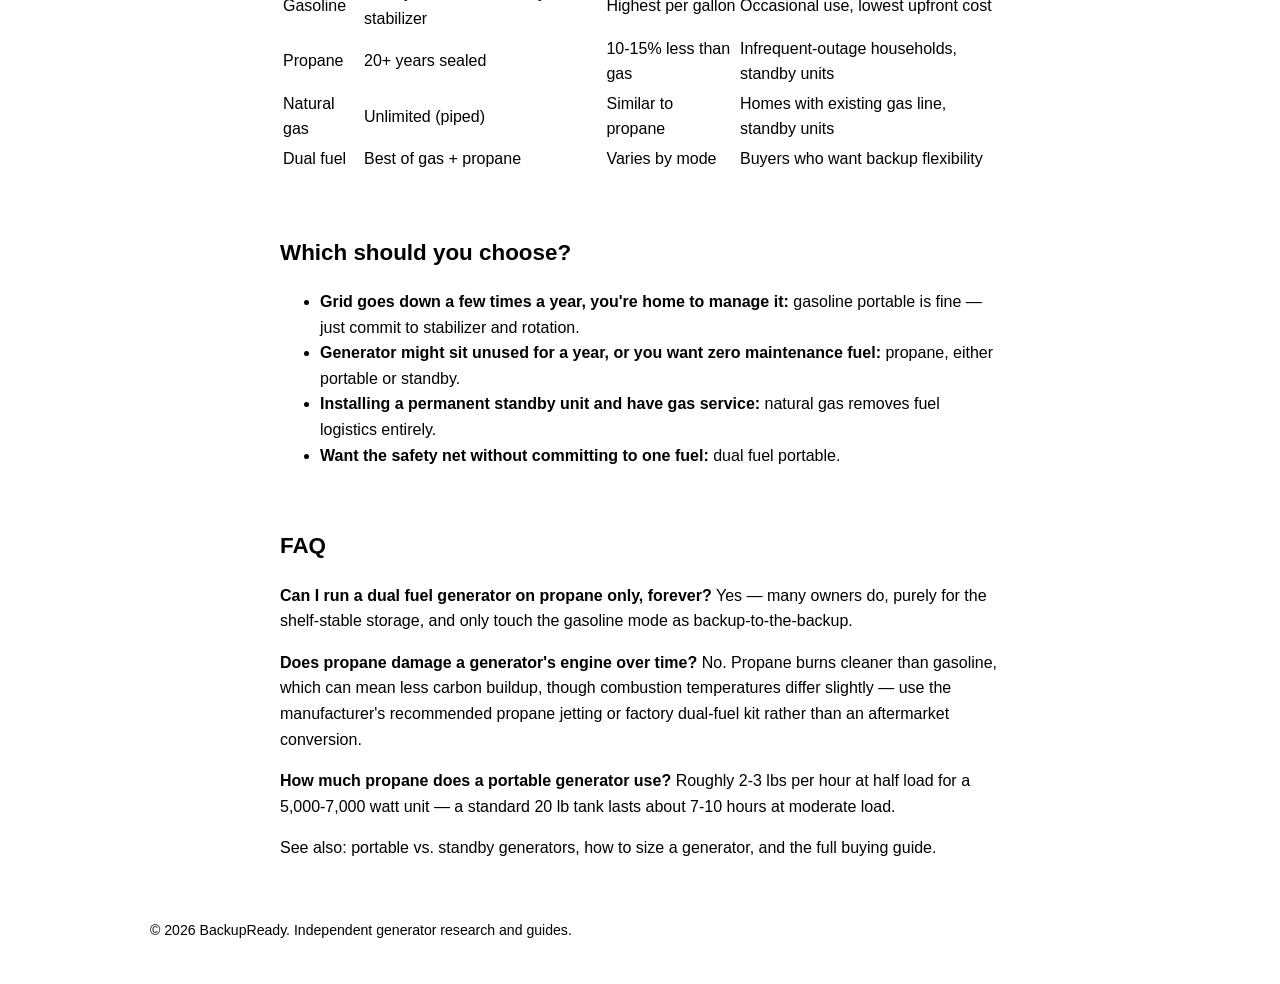
<file: guides/generator-fuel-types-gas-propane-dual-fuel.html>
<!doctype html>
<html lang="en">
<head>
<meta charset="utf-8">
<meta name="viewport" content="width=device-width, initial-scale=1">
<title>Gas vs Propane vs Dual Fuel Generators: Which Fuel Type to Buy — 2026</title>
<meta name="description" content="Gasoline, propane, and dual fuel backup generators compared: runtime, storage life, cost, and which fuel type fits your outage plan.">
<link rel="stylesheet" href="/assets/style.css">
<link rel="canonical" href="https://backupready.vercel.app/guides/generator-fuel-types-gas-propane-dual-fuel.html">
</head>
<body>
<header class="site">
  <div class="wrap">
    <a class="logo" href="/">Backup<span>Ready</span></a>
    <nav class="site">
      <a href="/guides/">Guides</a>
      <a href="/#about">About</a>
    </nav>
  </div>
</header>

<main class="wrap" style="padding-top:30px;max-width:760px">
  <p class="breadcrumb"><a href="/">Home</a> / <a href="/guides/">Guides</a> / Fuel Types</p>
  <h1>Gas vs Propane vs Dual Fuel Generators: Which Fuel Type to Buy</h1>
  <p class="meta">Updated October 2026 · 7 min read · Independent buying guide</p>

  <article>
    <p>Every generator runs on gasoline, propane, diesel, or natural gas &mdash; and a growing number of portables run on more than one. The fuel decision matters more than most buyers expect: it affects how long your unit can run unattended, how long fuel can sit in storage before an outage, and what it costs to run for a multi-day event. Here's how the three common choices for home backup compare.</p>

    <h2 id="gasoline">Gasoline: cheapest to buy, worst to store</h2>
    <p>Most portable generators ship gasoline-only because it's the cheapest option up front and gas stations are everywhere. The catch is shelf life: untreated gasoline starts degrading in as little as 30 days and can gum up a carburetor within a season. If you go this route, budget for a fuel stabilizer added at every fill-up, and rotate stored fuel every few months. Gasoline also means a generator-sized fuel plan during a real regional outage &mdash; gas stations without power can't pump it either, so your stored supply is all you get until roads clear.</p>

    <h2 id="propane">Propane: stores indefinitely, lower output</h2>
    <p>Propane (LPG) doesn't degrade in storage &mdash; a sealed tank is good for 20-plus years, which makes it the better choice for a generator that might sit unused for a year between outages. Standby whole-house units commonly run on propane or natural gas for exactly this reason. The trade-off is roughly 10-15% less power output per gallon-equivalent compared to gasoline, and you need tank capacity on-site: a 20 lb grill tank runs a portable for several hours, while multi-day backup needs 100 lb or larger tanks delivered or exchanged.</p>

    <h2 id="natural-gas">Natural gas: unlimited runtime, requires a hookup</h2>
    <p>If your home already has a natural gas line, a standby generator plumbed into it never runs out of fuel &mdash; no tank to refill, no gas station runs. This is the default fuel for most installed whole-house standby systems. The limitation is availability: it only works where gas service already reaches the house, and during a severe regional event gas supply can itself be interrupted, though this is far less common than fuel-delivery disruption.</p>

    <h2 id="dual-fuel">Dual fuel: the flexible middle ground</h2>
    <p>Dual fuel portables run on either gasoline or propane, switchable with a selector or included conversion kit. This solves the core problem with either single fuel: keep a tank of propane on hand for guaranteed-ready backup, and fall back to gasoline if propane runs low on a multi-day outage (or vice versa). Dual fuel units typically cost $50-150 more than an equivalent gas-only model, which is modest insurance against being caught with the wrong fuel on hand.</p>

    <h2 id="comparison">Fuel type comparison</h2>
    <table>
      <tr><th>Fuel</th><th>Storage life</th><th>Output</th><th>Best for</th></tr>
      <tr><td>Gasoline</td><td>30 days untreated, ~1-2 yrs with stabilizer</td><td>Highest per gallon</td><td>Occasional use, lowest upfront cost</td></tr>
      <tr><td>Propane</td><td>20+ years sealed</td><td>10-15% less than gas</td><td>Infrequent-outage households, standby units</td></tr>
      <tr><td>Natural gas</td><td>Unlimited (piped)</td><td>Similar to propane</td><td>Homes with existing gas line, standby units</td></tr>
      <tr><td>Dual fuel</td><td>Best of gas + propane</td><td>Varies by mode</td><td>Buyers who want backup flexibility</td></tr>
    </table>

    <h2 id="choosing">Which should you choose?</h2>
    <ul>
      <li><strong>Grid goes down a few times a year, you're home to manage it:</strong> gasoline portable is fine &mdash; just commit to stabilizer and rotation.</li>
      <li><strong>Generator might sit unused for a year, or you want zero maintenance fuel:</strong> propane, either portable or standby.</li>
      <li><strong>Installing a permanent standby unit and have gas service:</strong> natural gas removes fuel logistics entirely.</li>
      <li><strong>Want the safety net without committing to one fuel:</strong> dual fuel portable.</li>
    </ul>

    <h2 id="faq">FAQ</h2>
    <p><strong>Can I run a dual fuel generator on propane only, forever?</strong> Yes &mdash; many owners do, purely for the shelf-stable storage, and only touch the gasoline mode as backup-to-the-backup.</p>
    <p><strong>Does propane damage a generator's engine over time?</strong> No. Propane burns cleaner than gasoline, which can mean less carbon buildup, though combustion temperatures differ slightly &mdash; use the manufacturer's recommended propane jetting or factory dual-fuel kit rather than an aftermarket conversion.</p>
    <p><strong>How much propane does a portable generator use?</strong> Roughly 2-3 lbs per hour at half load for a 5,000-7,000 watt unit &mdash; a standard 20 lb tank lasts about 7-10 hours at moderate load.</p>

    <p>See also: <a href="/guides/portable-vs-standby-generator.html">portable vs. standby generators</a>, <a href="/guides/how-to-size-a-backup-generator.html">how to size a generator</a>, and the <a href="/guides/portable-generator-buying-guide.html">full buying guide</a>.</p>
  </article>
</main>

<footer class="site wrap"><p>&copy; 2026 BackupReady. Independent generator research and guides.</p></footer>

<script type="application/ld+json">
{"@context":"https://schema.org","@type":"FAQPage","mainEntity":[{"@type":"Question","name":"Can I run a dual fuel generator on propane only, forever?","acceptedAnswer":{"@type":"Answer","text":"Yes, many owners run propane only for shelf-stable storage and use gasoline mode only as backup."}},{"@type":"Question","name":"Does propane damage a generator engine over time?","acceptedAnswer":{"@type":"Answer","text":"No, propane burns cleaner than gasoline, though you should use manufacturer-recommended jetting or a factory dual-fuel kit."}},{"@type":"Question","name":"How much propane does a portable generator use?","acceptedAnswer":{"@type":"Answer","text":"Roughly 2-3 lbs per hour at half load for a 5,000-7,000 watt unit; a 20 lb tank lasts about 7-10 hours at moderate load."}}]}
</script>
</body>
</html>
</file>
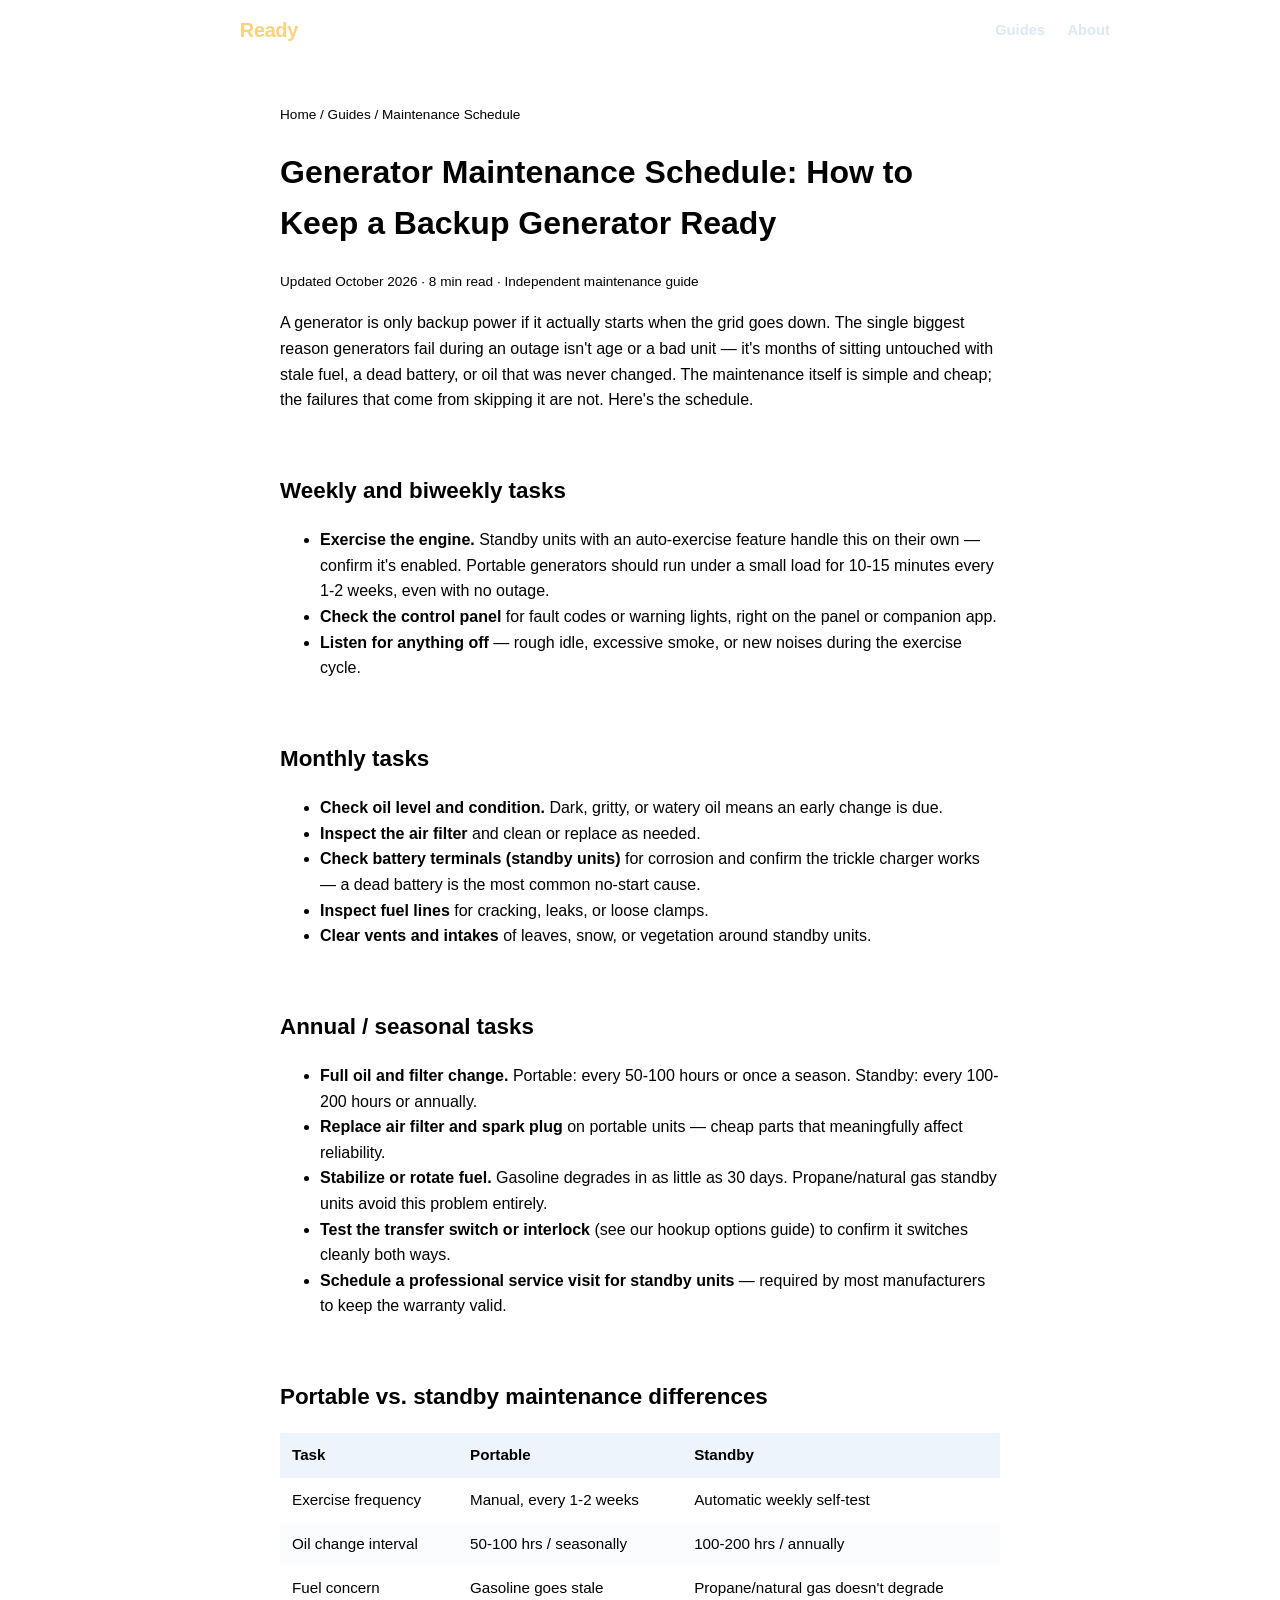
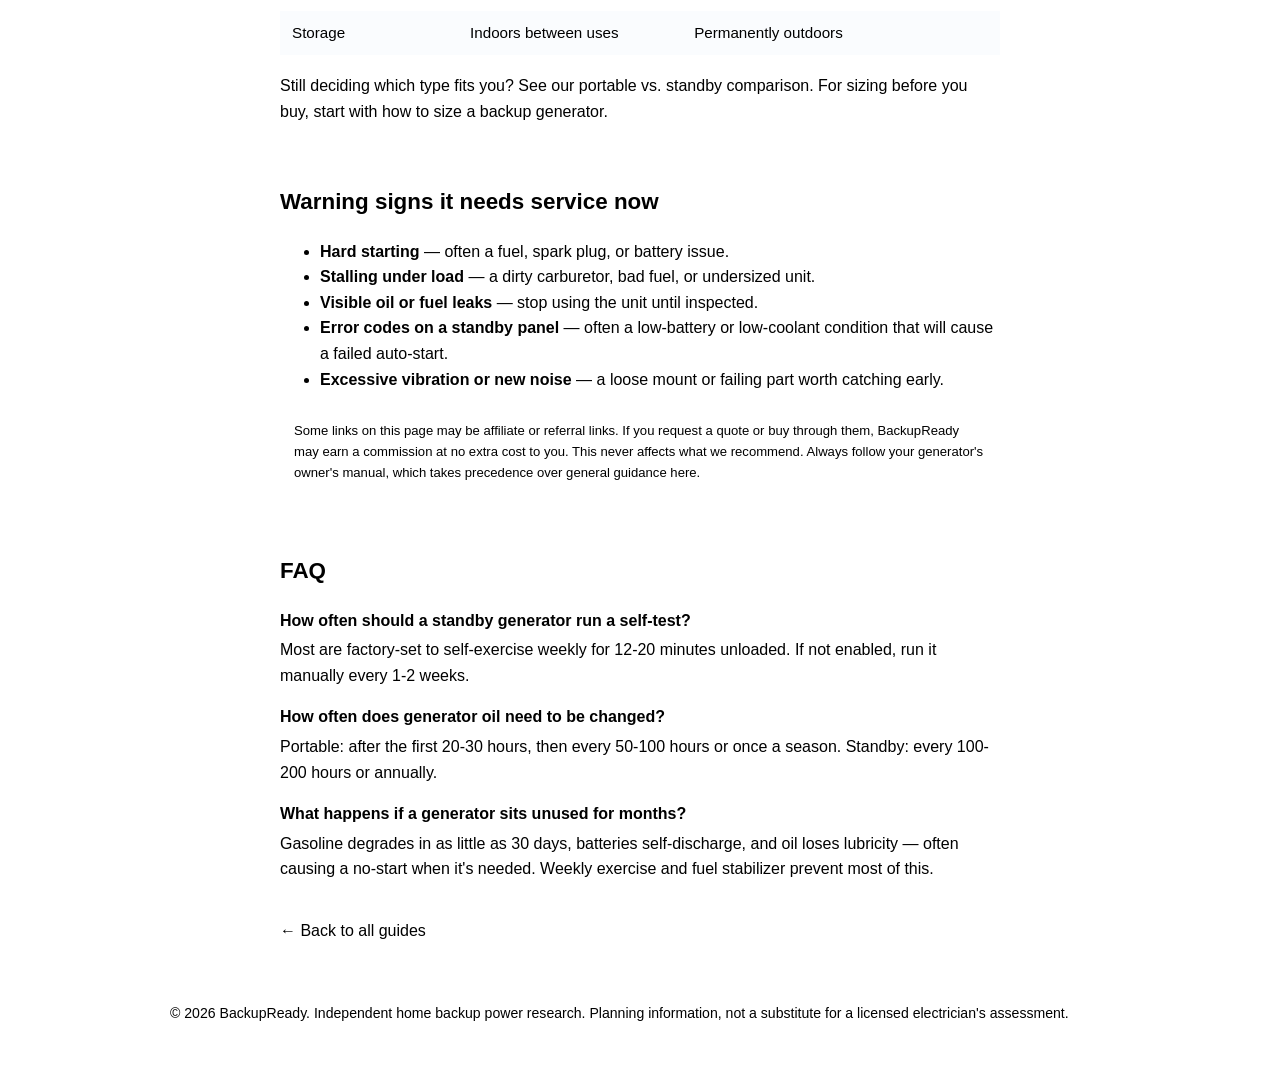
<file: guides/generator-maintenance-schedule.html>
<!doctype html>
<html lang="en">
<head>
<meta charset="utf-8">
<meta name="viewport" content="width=device-width, initial-scale=1">
<title>Generator Maintenance Schedule: How to Keep a Backup Generator Ready — 2026</title>
<meta name="description" content="The maintenance schedule that keeps a backup generator reliable: weekly, monthly, and annual tasks, oil and filter intervals, and warning signs it needs service.">
<link rel="stylesheet" href="/assets/style.css">
<link rel="canonical" href="https://backupready.vercel.app/guides/generator-maintenance-schedule.html">
</head>
<body>
<header class="site">
  <div class="wrap">
    <a class="logo" href="/">Backup<span>Ready</span></a>
    <nav class="site">
      <a href="/guides/">Guides</a>
      <a href="/#about">About</a>
    </nav>
  </div>
</header>

<main class="wrap" style="padding-top:30px;max-width:760px">
  <p class="breadcrumb"><a href="/">Home</a> / <a href="/guides/">Guides</a> / Maintenance Schedule</p>
  <h1>Generator Maintenance Schedule: How to Keep a Backup Generator Ready</h1>
  <p class="meta">Updated October 2026 · 8 min read · Independent maintenance guide</p>

  <article>
    <p>A generator is only backup power if it actually starts when the grid goes down. The single biggest reason generators fail during an outage isn't age or a bad unit — it's months of sitting untouched with stale fuel, a dead battery, or oil that was never changed. The maintenance itself is simple and cheap; the failures that come from skipping it are not. Here's the schedule.</p>

    <h2 id="weekly">Weekly and biweekly tasks</h2>
    <ul>
      <li><strong>Exercise the engine.</strong> Standby units with an auto-exercise feature handle this on their own — confirm it's enabled. Portable generators should run under a small load for 10-15 minutes every 1-2 weeks, even with no outage.</li>
      <li><strong>Check the control panel</strong> for fault codes or warning lights, right on the panel or companion app.</li>
      <li><strong>Listen for anything off</strong> — rough idle, excessive smoke, or new noises during the exercise cycle.</li>
    </ul>

    <h2 id="monthly">Monthly tasks</h2>
    <ul>
      <li><strong>Check oil level and condition.</strong> Dark, gritty, or watery oil means an early change is due.</li>
      <li><strong>Inspect the air filter</strong> and clean or replace as needed.</li>
      <li><strong>Check battery terminals (standby units)</strong> for corrosion and confirm the trickle charger works — a dead battery is the most common no-start cause.</li>
      <li><strong>Inspect fuel lines</strong> for cracking, leaks, or loose clamps.</li>
      <li><strong>Clear vents and intakes</strong> of leaves, snow, or vegetation around standby units.</li>
    </ul>

    <h2 id="annual">Annual / seasonal tasks</h2>
    <ul>
      <li><strong>Full oil and filter change.</strong> Portable: every 50-100 hours or once a season. Standby: every 100-200 hours or annually.</li>
      <li><strong>Replace air filter and spark plug</strong> on portable units — cheap parts that meaningfully affect reliability.</li>
      <li><strong>Stabilize or rotate fuel.</strong> Gasoline degrades in as little as 30 days. Propane/natural gas standby units avoid this problem entirely.</li>
      <li><strong>Test the transfer switch or interlock</strong> (see our <a href="/guides/generator-transfer-switch-vs-interlock.html">hookup options guide</a>) to confirm it switches cleanly both ways.</li>
      <li><strong>Schedule a professional service visit for standby units</strong> — required by most manufacturers to keep the warranty valid.</li>
    </ul>

    <h2 id="portable-vs-standby">Portable vs. standby maintenance differences</h2>
    <table class="cost">
      <thead>
        <tr><th>Task</th><th>Portable</th><th>Standby</th></tr>
      </thead>
      <tbody>
        <tr><td>Exercise frequency</td><td>Manual, every 1-2 weeks</td><td>Automatic weekly self-test</td></tr>
        <tr><td>Oil change interval</td><td>50-100 hrs / seasonally</td><td>100-200 hrs / annually</td></tr>
        <tr><td>Fuel concern</td><td>Gasoline goes stale</td><td>Propane/natural gas doesn't degrade</td></tr>
        <tr><td>Storage</td><td>Indoors between uses</td><td>Permanently outdoors</td></tr>
      </tbody>
    </table>
    <p>Still deciding which type fits you? See our <a href="/guides/portable-vs-standby-generator.html">portable vs. standby comparison</a>. For sizing before you buy, start with <a href="/guides/how-to-size-a-backup-generator.html">how to size a backup generator</a>.</p>

    <h2 id="warning-signs">Warning signs it needs service now</h2>
    <ul>
      <li><strong>Hard starting</strong> — often a fuel, spark plug, or battery issue.</li>
      <li><strong>Stalling under load</strong> — a dirty carburetor, bad fuel, or undersized unit.</li>
      <li><strong>Visible oil or fuel leaks</strong> — stop using the unit until inspected.</li>
      <li><strong>Error codes on a standby panel</strong> — often a low-battery or low-coolant condition that will cause a failed auto-start.</li>
      <li><strong>Excessive vibration or new noise</strong> — a loose mount or failing part worth catching early.</li>
    </ul>

    <div class="disclosure">Some links on this page may be affiliate or referral links. If you request a quote or buy through them, BackupReady may earn a commission at no extra cost to you. This never affects what we recommend. Always follow your generator's owner's manual, which takes precedence over general guidance here.</div>

    <h2 id="faq">FAQ</h2>
    <dl class="faq">
      <dt>How often should a standby generator run a self-test?</dt>
      <dd>Most are factory-set to self-exercise weekly for 12-20 minutes unloaded. If not enabled, run it manually every 1-2 weeks.</dd>
      <dt>How often does generator oil need to be changed?</dt>
      <dd>Portable: after the first 20-30 hours, then every 50-100 hours or once a season. Standby: every 100-200 hours or annually.</dd>
      <dt>What happens if a generator sits unused for months?</dt>
      <dd>Gasoline degrades in as little as 30 days, batteries self-discharge, and oil loses lubricity — often causing a no-start when it's needed. Weekly exercise and fuel stabilizer prevent most of this.</dd>
    </dl>
  </article>

  <p style="margin-top:36px"><a href="/guides/">← Back to all guides</a></p>
</main>

<footer class="site">
  <div class="wrap">
    <p>© 2026 BackupReady. Independent home backup power research. Planning information, not a substitute for a licensed electrician's assessment.</p>
  </div>
</footer>
</body>
</html>
</file>
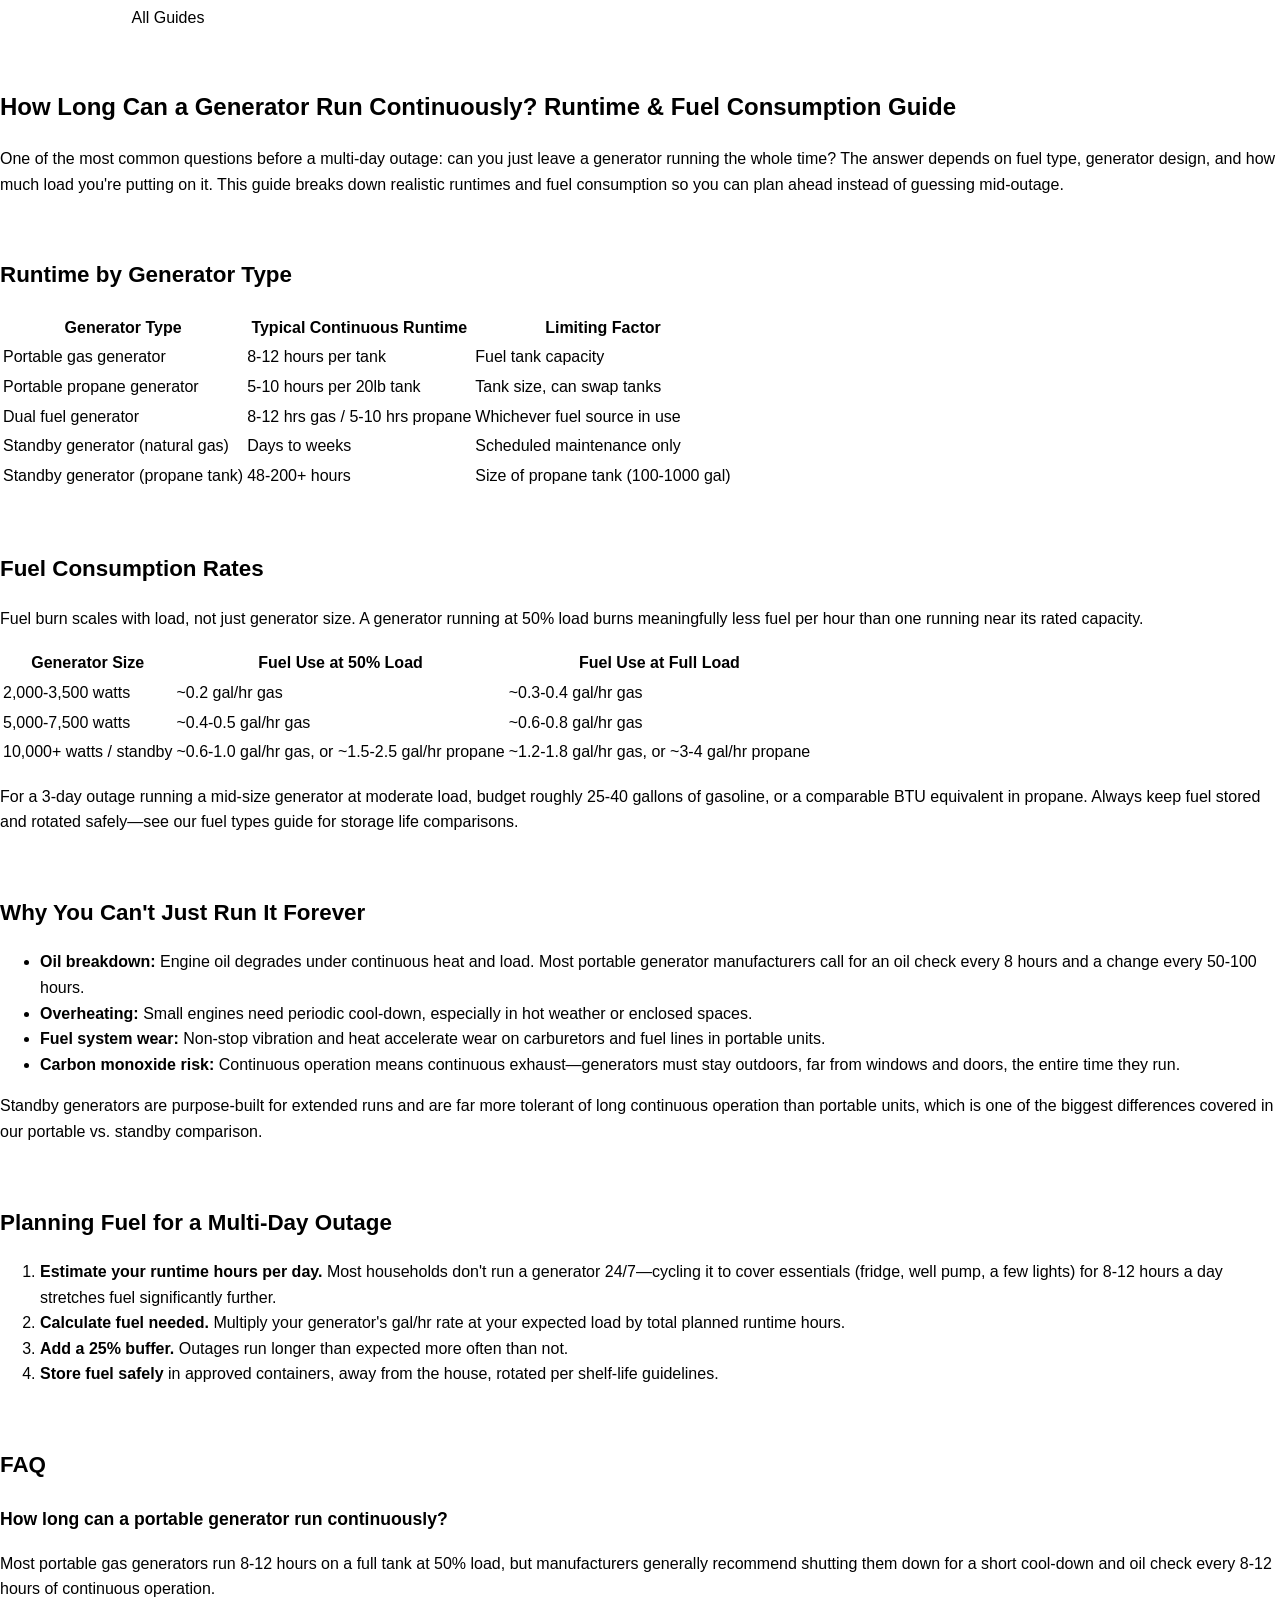
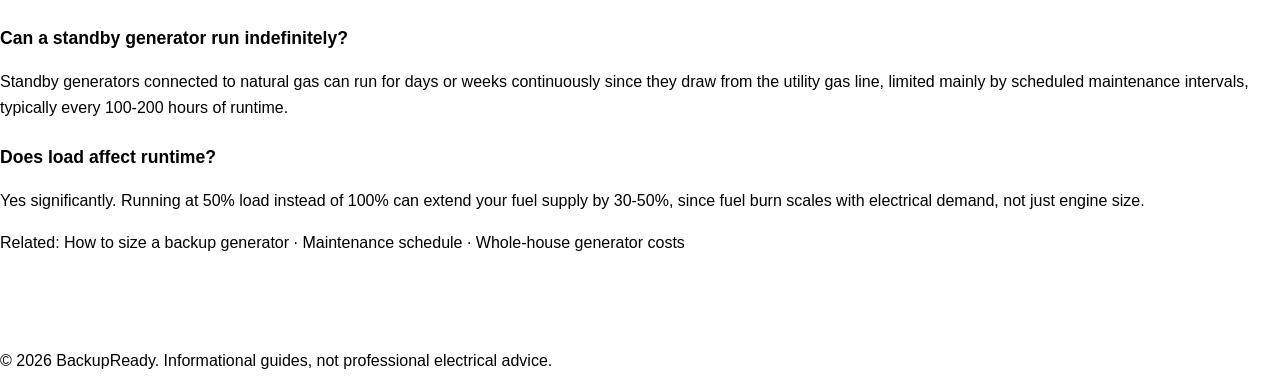
<file: guides/generator-runtime-fuel-consumption.html>
<!DOCTYPE html>
<html lang="en">
<head>
<meta charset="UTF-8">
<meta name="viewport" content="width=device-width, initial-scale=1.0">
<title>How Long Can a Generator Run Continuously? Runtime & Fuel Guide | BackupReady</title>
<meta name="description" content="How long generators can run continuously, fuel consumption rates by size and load, and how to plan for multi-day outages safely.">
<link rel="stylesheet" href="../assets/style.css">
<script type="application/ld+json">
{"@context":"https://schema.org","@type":"FAQPage","mainEntity":[
{"@type":"Question","name":"How long can a portable generator run continuously?","acceptedAnswer":{"@type":"Answer","text":"Most portable gas generators run 8-12 hours on a full tank at 50% load, but manufacturers generally recommend shutting them down for a short cool-down and oil check every 8-12 hours of continuous operation."}},
{"@type":"Question","name":"Can a standby generator run indefinitely?","acceptedAnswer":{"@type":"Answer","text":"Standby generators connected to natural gas can run for days or weeks continuously since they draw from the utility gas line, limited mainly by scheduled maintenance intervals, typically every 100-200 hours of runtime."}}
]}
</script>
</head>
<body>
<header class="site-header">
<nav class="container">
<a href="../index.html" class="logo">BackupReady</a>
<a href="index.html">All Guides</a>
</nav>
</header>
<main class="container">
<article>
<h1>How Long Can a Generator Run Continuously? Runtime &amp; Fuel Consumption Guide</h1>
<p>One of the most common questions before a multi-day outage: can you just leave a generator running the whole time? The answer depends on fuel type, generator design, and how much load you're putting on it. This guide breaks down realistic runtimes and fuel consumption so you can plan ahead instead of guessing mid-outage.</p>

<h2>Runtime by Generator Type</h2>
<table>
<tr><th>Generator Type</th><th>Typical Continuous Runtime</th><th>Limiting Factor</th></tr>
<tr><td>Portable gas generator</td><td>8-12 hours per tank</td><td>Fuel tank capacity</td></tr>
<tr><td>Portable propane generator</td><td>5-10 hours per 20lb tank</td><td>Tank size, can swap tanks</td></tr>
<tr><td>Dual fuel generator</td><td>8-12 hrs gas / 5-10 hrs propane</td><td>Whichever fuel source in use</td></tr>
<tr><td>Standby generator (natural gas)</td><td>Days to weeks</td><td>Scheduled maintenance only</td></tr>
<tr><td>Standby generator (propane tank)</td><td>48-200+ hours</td><td>Size of propane tank (100-1000 gal)</td></tr>
</table>

<h2>Fuel Consumption Rates</h2>
<p>Fuel burn scales with load, not just generator size. A generator running at 50% load burns meaningfully less fuel per hour than one running near its rated capacity.</p>
<table>
<tr><th>Generator Size</th><th>Fuel Use at 50% Load</th><th>Fuel Use at Full Load</th></tr>
<tr><td>2,000-3,500 watts</td><td>~0.2 gal/hr gas</td><td>~0.3-0.4 gal/hr gas</td></tr>
<tr><td>5,000-7,500 watts</td><td>~0.4-0.5 gal/hr gas</td><td>~0.6-0.8 gal/hr gas</td></tr>
<tr><td>10,000+ watts / standby</td><td>~0.6-1.0 gal/hr gas, or ~1.5-2.5 gal/hr propane</td><td>~1.2-1.8 gal/hr gas, or ~3-4 gal/hr propane</td></tr>
</table>
<p>For a 3-day outage running a mid-size generator at moderate load, budget roughly 25-40 gallons of gasoline, or a comparable BTU equivalent in propane. Always keep fuel stored and rotated safely&mdash;see our <a href="generator-fuel-types-gas-propane-dual-fuel.html">fuel types guide</a> for storage life comparisons.</p>

<h2>Why You Can't Just Run It Forever</h2>
<ul>
<li><strong>Oil breakdown:</strong> Engine oil degrades under continuous heat and load. Most portable generator manufacturers call for an oil check every 8 hours and a change every 50-100 hours.</li>
<li><strong>Overheating:</strong> Small engines need periodic cool-down, especially in hot weather or enclosed spaces.</li>
<li><strong>Fuel system wear:</strong> Non-stop vibration and heat accelerate wear on carburetors and fuel lines in portable units.</li>
<li><strong>Carbon monoxide risk:</strong> Continuous operation means continuous exhaust&mdash;generators must stay outdoors, far from windows and doors, the entire time they run.</li>
</ul>
<p>Standby generators are purpose-built for extended runs and are far more tolerant of long continuous operation than portable units, which is one of the biggest differences covered in our <a href="portable-vs-standby-generator.html">portable vs. standby comparison</a>.</p>

<h2>Planning Fuel for a Multi-Day Outage</h2>
<ol>
<li><strong>Estimate your runtime hours per day.</strong> Most households don't run a generator 24/7&mdash;cycling it to cover essentials (fridge, well pump, a few lights) for 8-12 hours a day stretches fuel significantly further.</li>
<li><strong>Calculate fuel needed.</strong> Multiply your generator's gal/hr rate at your expected load by total planned runtime hours.</li>
<li><strong>Add a 25% buffer.</strong> Outages run longer than expected more often than not.</li>
<li><strong>Store fuel safely</strong> in approved containers, away from the house, rotated per shelf-life guidelines.</li>
</ol>

<h2>FAQ</h2>
<h3>How long can a portable generator run continuously?</h3>
<p>Most portable gas generators run 8-12 hours on a full tank at 50% load, but manufacturers generally recommend shutting them down for a short cool-down and oil check every 8-12 hours of continuous operation.</p>
<h3>Can a standby generator run indefinitely?</h3>
<p>Standby generators connected to natural gas can run for days or weeks continuously since they draw from the utility gas line, limited mainly by scheduled maintenance intervals, typically every 100-200 hours of runtime.</p>
<h3>Does load affect runtime?</h3>
<p>Yes significantly. Running at 50% load instead of 100% can extend your fuel supply by 30-50%, since fuel burn scales with electrical demand, not just engine size.</p>

<p>Related: <a href="how-to-size-a-backup-generator.html">How to size a backup generator</a> &middot; <a href="generator-maintenance-schedule.html">Maintenance schedule</a> &middot; <a href="whole-house-generator-cost-2026.html">Whole-house generator costs</a></p>
</article>
</main>
<footer class="site-footer">
<div class="container">
<p>&copy; 2026 BackupReady. Informational guides, not professional electrical advice.</p>
</div>
</footer>
</body>
</html>
</file>
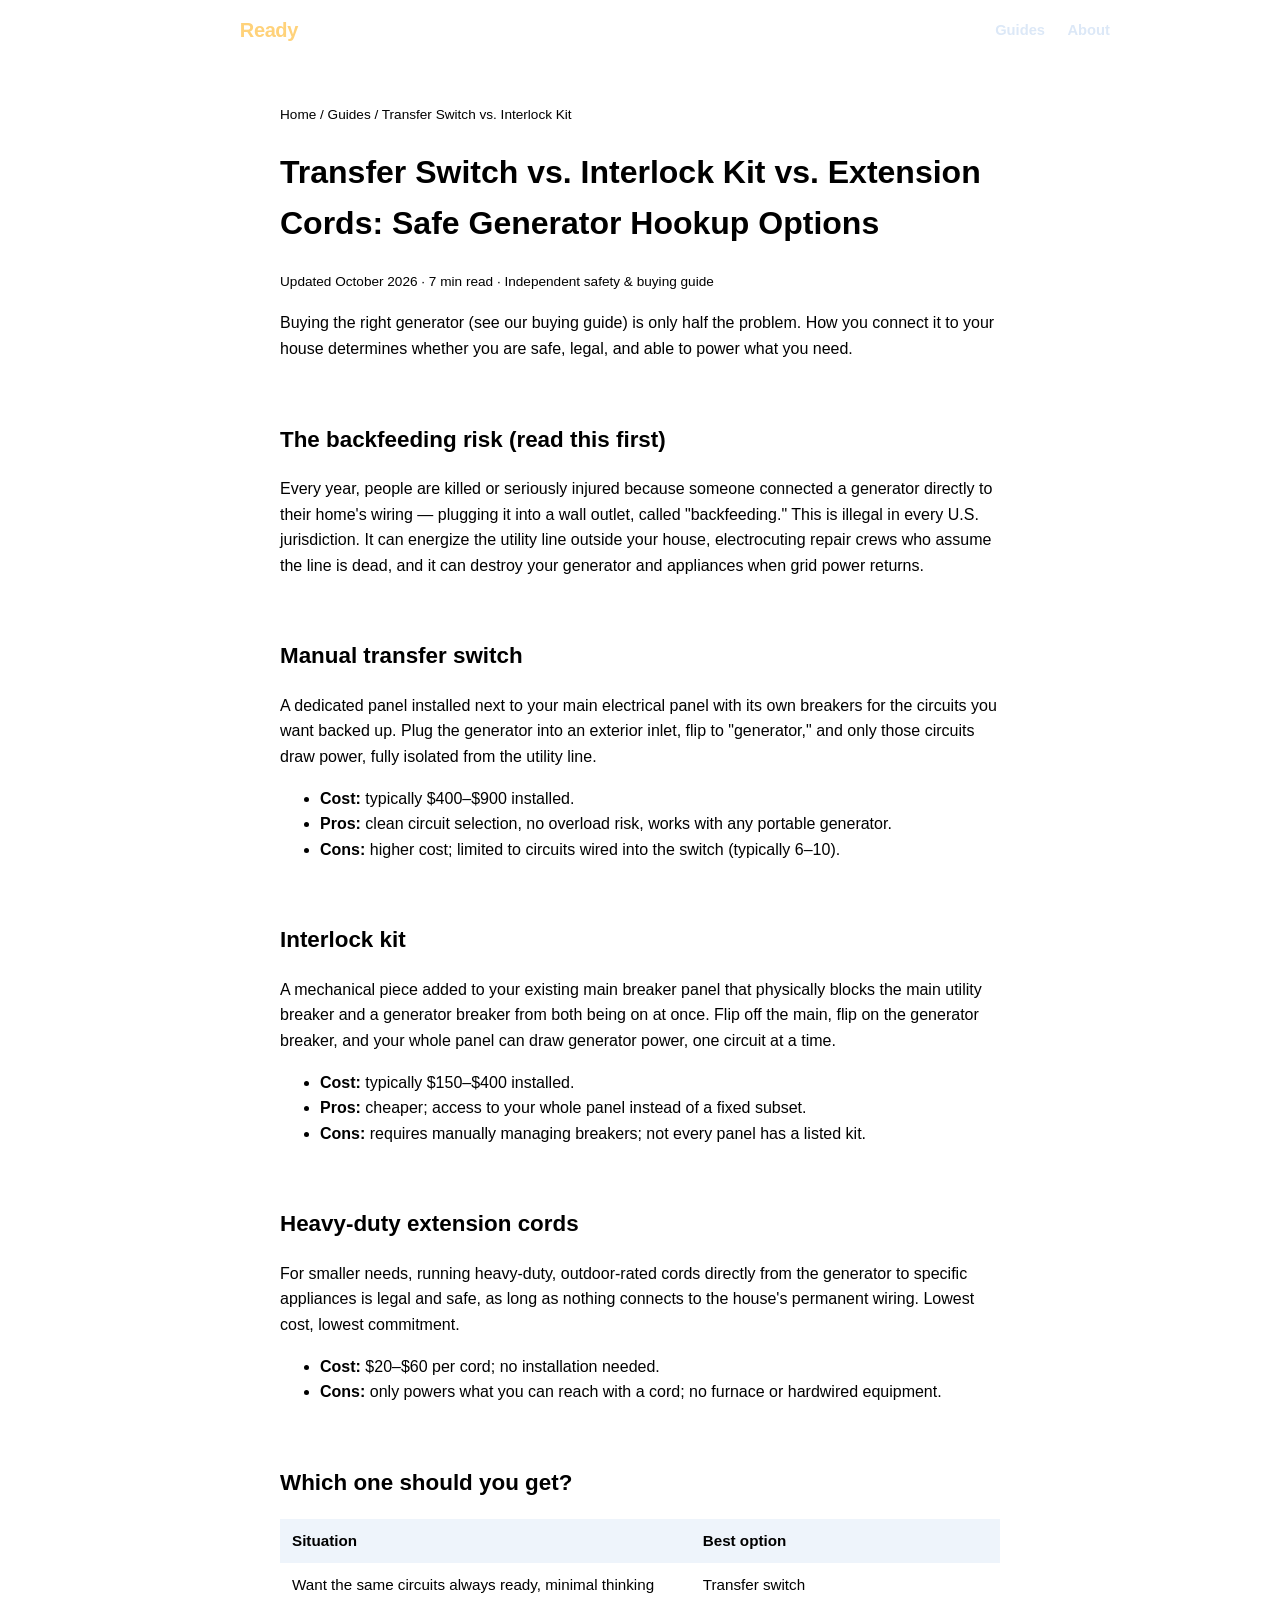
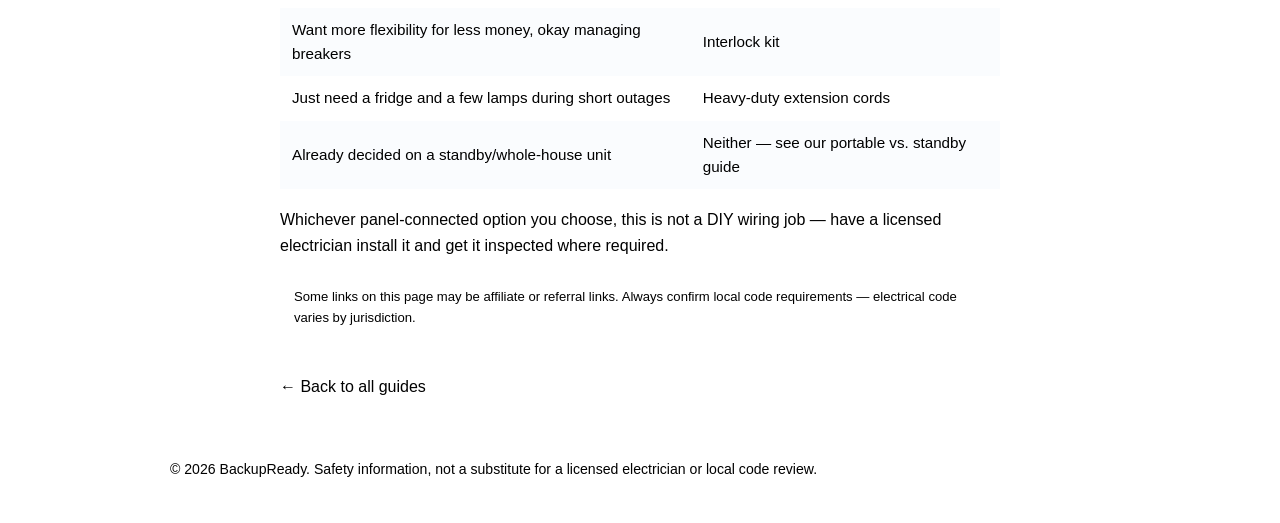
<file: guides/generator-transfer-switch-vs-interlock.html>
<!doctype html>
<html lang="en">
<head>
<meta charset="utf-8">
<meta name="viewport" content="width=device-width, initial-scale=1">
<title>Transfer Switch vs. Interlock Kit vs. Extension Cords: Safe Generator Hookup Options (2026)</title>
<meta name="description" content="How to safely connect a portable generator to your house: transfer switch, interlock kit, or extension cords — costs and the backfeeding risk that kills people every year.">
<link rel="stylesheet" href="/assets/style.css">
<link rel="canonical" href="https://backupready.vercel.app/guides/generator-transfer-switch-vs-interlock.html">
</head>
<body>
<header class="site">
  <div class="wrap">
    <a class="logo" href="/">Backup<span>Ready</span></a>
    <nav class="site">
      <a href="/guides/">Guides</a>
      <a href="/#about">About</a>
    </nav>
  </div>
</header>
<main class="wrap" style="padding-top:30px;max-width:760px">
  <p class="breadcrumb"><a href="/">Home</a> / <a href="/guides/">Guides</a> / Transfer Switch vs. Interlock Kit</p>
  <h1>Transfer Switch vs. Interlock Kit vs. Extension Cords: Safe Generator Hookup Options</h1>
  <p class="meta">Updated October 2026 · 7 min read · Independent safety &amp; buying guide</p>
  <article>
    <p>Buying the right generator (see our <a href="/guides/portable-generator-buying-guide.html">buying guide</a>) is only half the problem. How you connect it to your house determines whether you are safe, legal, and able to power what you need.</p>
    <h2>The backfeeding risk (read this first)</h2>
    <p>Every year, people are killed or seriously injured because someone connected a generator directly to their home's wiring — plugging it into a wall outlet, called "backfeeding." This is illegal in every U.S. jurisdiction. It can energize the utility line outside your house, electrocuting repair crews who assume the line is dead, and it can destroy your generator and appliances when grid power returns.</p>
    <h2>Manual transfer switch</h2>
    <p>A dedicated panel installed next to your main electrical panel with its own breakers for the circuits you want backed up. Plug the generator into an exterior inlet, flip to "generator," and only those circuits draw power, fully isolated from the utility line.</p>
    <ul>
      <li><strong>Cost:</strong> typically $400–$900 installed.</li>
      <li><strong>Pros:</strong> clean circuit selection, no overload risk, works with any portable generator.</li>
      <li><strong>Cons:</strong> higher cost; limited to circuits wired into the switch (typically 6–10).</li>
    </ul>
    <h2>Interlock kit</h2>
    <p>A mechanical piece added to your existing main breaker panel that physically blocks the main utility breaker and a generator breaker from both being on at once. Flip off the main, flip on the generator breaker, and your whole panel can draw generator power, one circuit at a time.</p>
    <ul>
      <li><strong>Cost:</strong> typically $150–$400 installed.</li>
      <li><strong>Pros:</strong> cheaper; access to your whole panel instead of a fixed subset.</li>
      <li><strong>Cons:</strong> requires manually managing breakers; not every panel has a listed kit.</li>
    </ul>
    <h2>Heavy-duty extension cords</h2>
    <p>For smaller needs, running heavy-duty, outdoor-rated cords directly from the generator to specific appliances is legal and safe, as long as nothing connects to the house's permanent wiring. Lowest cost, lowest commitment.</p>
    <ul>
      <li><strong>Cost:</strong> $20–$60 per cord; no installation needed.</li>
      <li><strong>Cons:</strong> only powers what you can reach with a cord; no furnace or hardwired equipment.</li>
    </ul>
    <h2>Which one should you get?</h2>
    <table class="cost">
      <thead><tr><th>Situation</th><th>Best option</th></tr></thead>
      <tbody>
        <tr><td>Want the same circuits always ready, minimal thinking</td><td>Transfer switch</td></tr>
        <tr><td>Want more flexibility for less money, okay managing breakers</td><td>Interlock kit</td></tr>
        <tr><td>Just need a fridge and a few lamps during short outages</td><td>Heavy-duty extension cords</td></tr>
        <tr><td>Already decided on a standby/whole-house unit</td><td>Neither — see our <a href="/guides/portable-vs-standby-generator.html">portable vs. standby guide</a></td></tr>
      </tbody>
    </table>
    <p>Whichever panel-connected option you choose, this is not a DIY wiring job — have a licensed electrician install it and get it inspected where required.</p>
    <div class="disclosure">Some links on this page may be affiliate or referral links. Always confirm local code requirements — electrical code varies by jurisdiction.</div>
  </article>
  <p style="margin-top:36px"><a href="/guides/">← Back to all guides</a></p>
</main>
<footer class="site">
  <div class="wrap"><p>© 2026 BackupReady. Safety information, not a substitute for a licensed electrician or local code review.</p></div>
</footer>
</body>
</html>
</file>
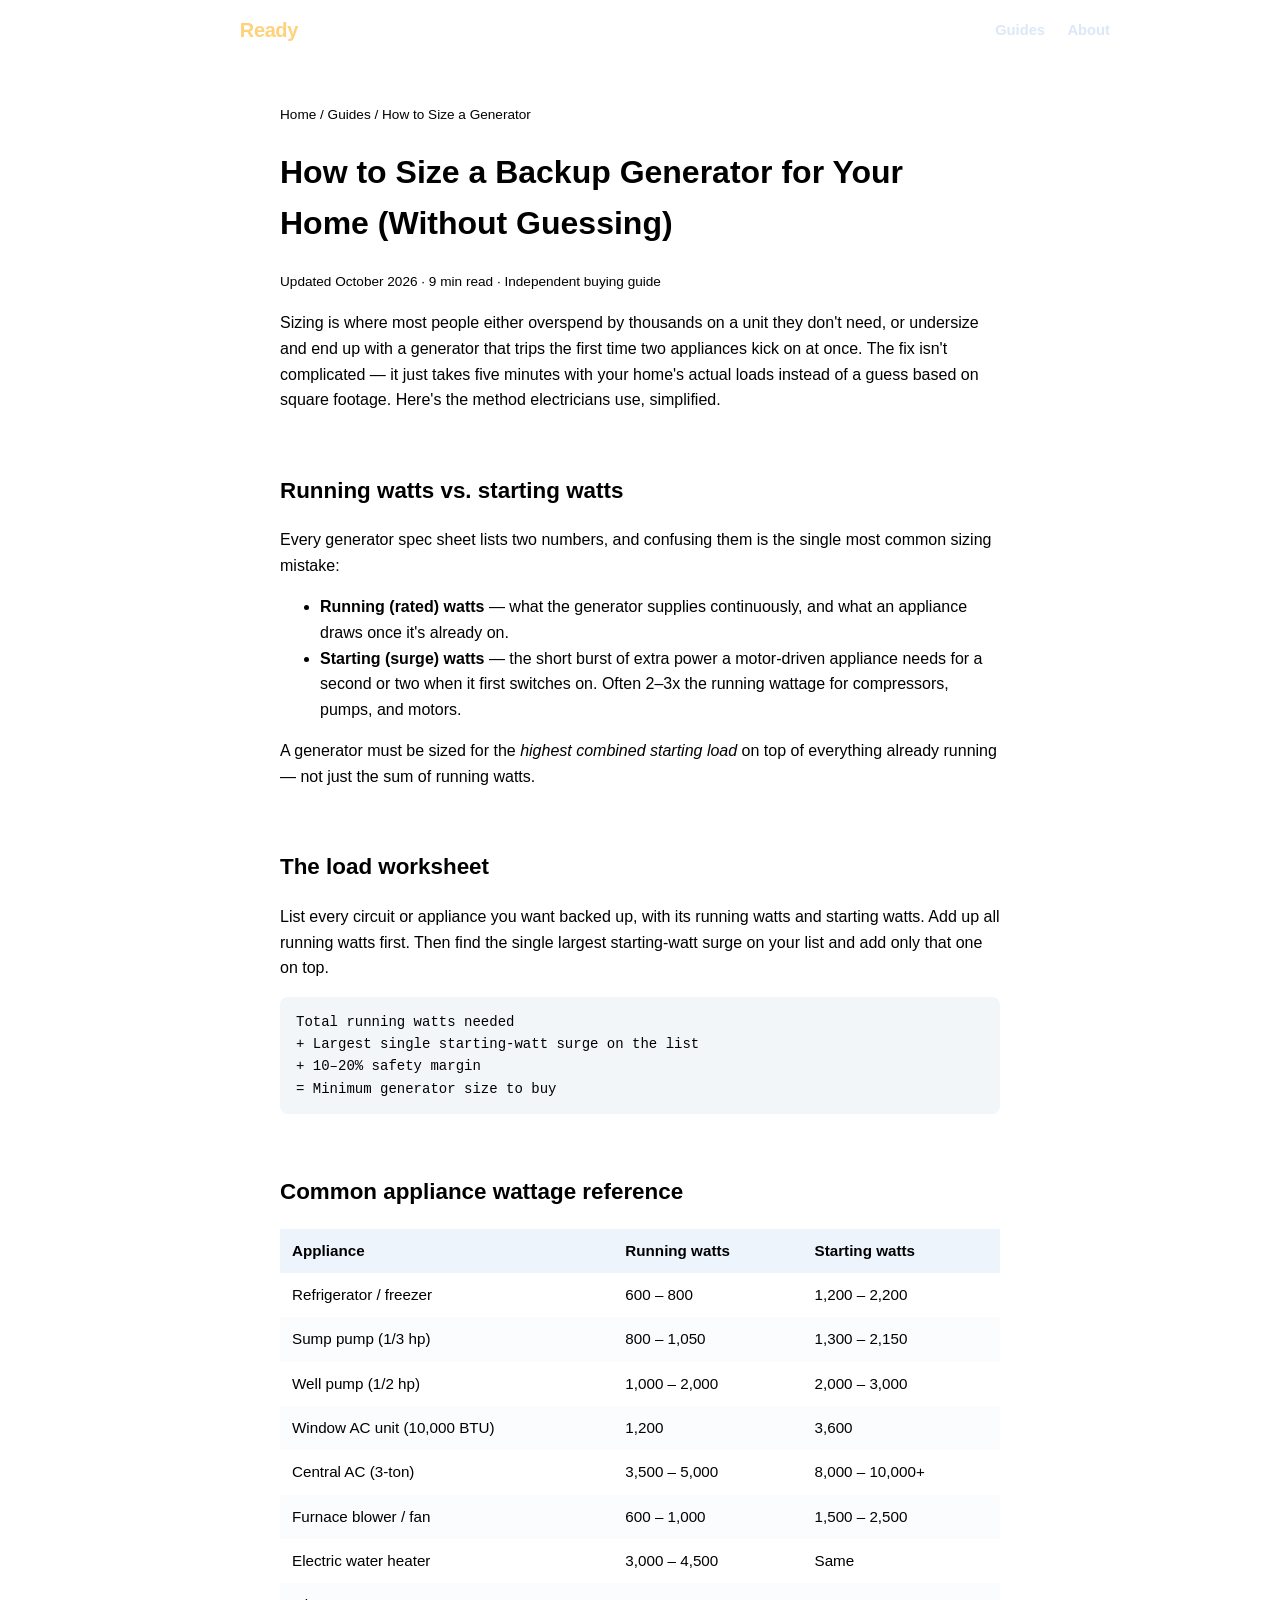
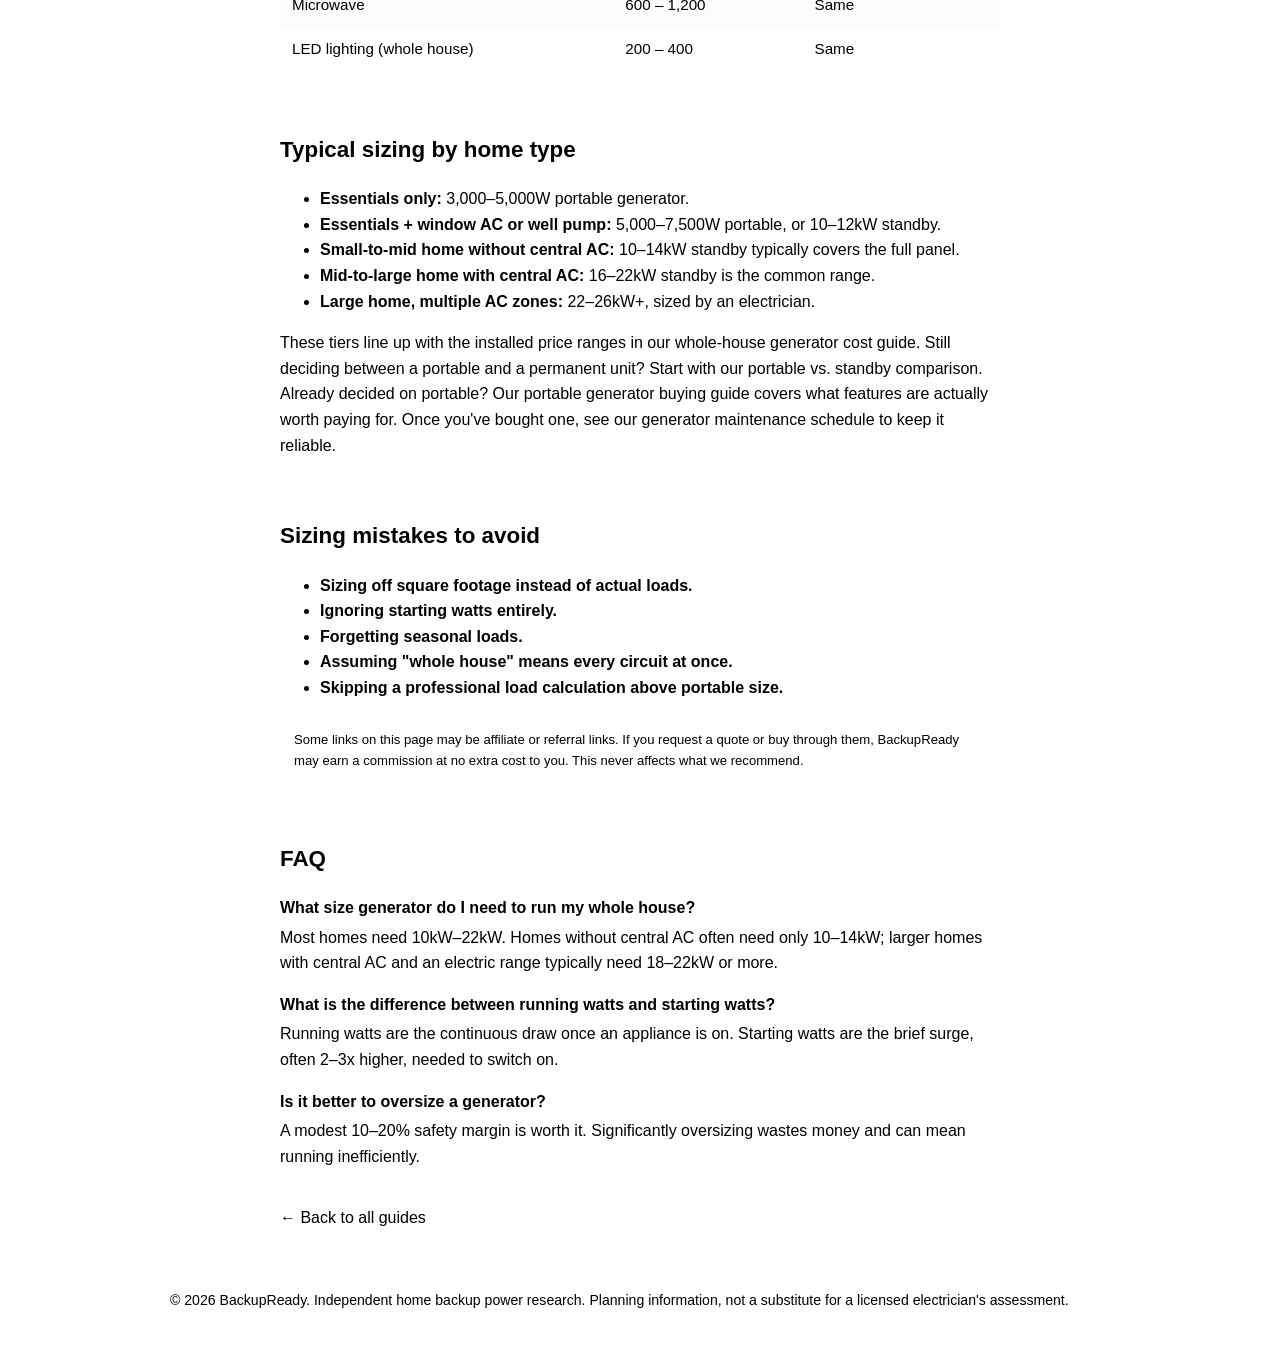
<file: guides/how-to-size-a-backup-generator.html>
<!doctype html>
<html lang="en">
<head>
<meta charset="utf-8">
<meta name="viewport" content="width=device-width, initial-scale=1">
<title>How to Size a Backup Generator for Your Home (Without Guessing) — 2026</title>
<meta name="description" content="A step-by-step method to size a backup generator correctly: running vs. starting watts, a load worksheet, common appliance wattage, and sizing mistakes to avoid.">
<link rel="stylesheet" href="/assets/style.css">
<link rel="canonical" href="https://backupready.vercel.app/guides/how-to-size-a-backup-generator.html">
</head>
<body>
<header class="site">
  <div class="wrap">
    <a class="logo" href="/">Backup<span>Ready</span></a>
    <nav class="site">
      <a href="/guides/">Guides</a>
      <a href="/#about">About</a>
    </nav>
  </div>
</header>

<main class="wrap" style="padding-top:30px;max-width:760px">
  <p class="breadcrumb"><a href="/">Home</a> / <a href="/guides/">Guides</a> / How to Size a Generator</p>
  <h1>How to Size a Backup Generator for Your Home (Without Guessing)</h1>
  <p class="meta">Updated October 2026 · 9 min read · Independent buying guide</p>

  <article>
    <p>Sizing is where most people either overspend by thousands on a unit they don't need, or undersize and end up with a generator that trips the first time two appliances kick on at once. The fix isn't complicated — it just takes five minutes with your home's actual loads instead of a guess based on square footage. Here's the method electricians use, simplified.</p>

    <h2 id="running-vs-starting">Running watts vs. starting watts</h2>
    <p>Every generator spec sheet lists two numbers, and confusing them is the single most common sizing mistake:</p>
    <ul>
      <li><strong>Running (rated) watts</strong> — what the generator supplies continuously, and what an appliance draws once it's already on.</li>
      <li><strong>Starting (surge) watts</strong> — the short burst of extra power a motor-driven appliance needs for a second or two when it first switches on. Often 2–3x the running wattage for compressors, pumps, and motors.</li>
    </ul>
    <p>A generator must be sized for the <em>highest combined starting load</em> on top of everything already running — not just the sum of running watts.</p>

    <h2 id="worksheet">The load worksheet</h2>
    <p>List every circuit or appliance you want backed up, with its running watts and starting watts. Add up all running watts first. Then find the single largest starting-watt surge on your list and add only that one on top.</p>
    <p style="background:#f3f6f8;border-radius:8px;padding:14px 16px;font-family:ui-monospace,monospace;font-size:14px;line-height:1.6">
      Total running watts needed<br>
      + Largest single starting-watt surge on the list<br>
      + 10–20% safety margin<br>
      = Minimum generator size to buy
    </p>

    <h2 id="appliance-table">Common appliance wattage reference</h2>
    <table class="cost">
      <thead>
        <tr><th>Appliance</th><th>Running watts</th><th>Starting watts</th></tr>
      </thead>
      <tbody>
        <tr><td>Refrigerator / freezer</td><td>600 – 800</td><td>1,200 – 2,200</td></tr>
        <tr><td>Sump pump (1/3 hp)</td><td>800 – 1,050</td><td>1,300 – 2,150</td></tr>
        <tr><td>Well pump (1/2 hp)</td><td>1,000 – 2,000</td><td>2,000 – 3,000</td></tr>
        <tr><td>Window AC unit (10,000 BTU)</td><td>1,200</td><td>3,600</td></tr>
        <tr><td>Central AC (3-ton)</td><td>3,500 – 5,000</td><td>8,000 – 10,000+</td></tr>
        <tr><td>Furnace blower / fan</td><td>600 – 1,000</td><td>1,500 – 2,500</td></tr>
        <tr><td>Electric water heater</td><td>3,000 – 4,500</td><td>Same</td></tr>
        <tr><td>Microwave</td><td>600 – 1,200</td><td>Same</td></tr>
        <tr><td>LED lighting (whole house)</td><td>200 – 400</td><td>Same</td></tr>
      </tbody>
    </table>

    <h2 id="sizing-tiers">Typical sizing by home type</h2>
    <ul>
      <li><strong>Essentials only:</strong> 3,000–5,000W portable generator.</li>
      <li><strong>Essentials + window AC or well pump:</strong> 5,000–7,500W portable, or 10–12kW standby.</li>
      <li><strong>Small-to-mid home without central AC:</strong> 10–14kW standby typically covers the full panel.</li>
      <li><strong>Mid-to-large home with central AC:</strong> 16–22kW standby is the common range.</li>
      <li><strong>Large home, multiple AC zones:</strong> 22–26kW+, sized by an electrician.</li>
    </ul>
    <p>These tiers line up with the installed price ranges in our <a href="/guides/whole-house-generator-cost-2026.html">whole-house generator cost guide</a>. Still deciding between a portable and a permanent unit? Start with our <a href="/guides/portable-vs-standby-generator.html">portable vs. standby comparison</a>. Already decided on portable? Our <a href="/guides/portable-generator-buying-guide.html">portable generator buying guide</a> covers what features are actually worth paying for. Once you've bought one, see our <a href="/guides/generator-maintenance-schedule.html">generator maintenance schedule</a> to keep it reliable.</p>

    <h2 id="mistakes">Sizing mistakes to avoid</h2>
    <ul>
      <li><strong>Sizing off square footage instead of actual loads.</strong></li>
      <li><strong>Ignoring starting watts entirely.</strong></li>
      <li><strong>Forgetting seasonal loads.</strong></li>
      <li><strong>Assuming "whole house" means every circuit at once.</strong></li>
      <li><strong>Skipping a professional load calculation above portable size.</strong></li>
    </ul>

    <div class="disclosure">Some links on this page may be affiliate or referral links. If you request a quote or buy through them, BackupReady may earn a commission at no extra cost to you. This never affects what we recommend.</div>

    <h2 id="faq">FAQ</h2>
    <dl class="faq">
      <dt>What size generator do I need to run my whole house?</dt>
      <dd>Most homes need 10kW–22kW. Homes without central AC often need only 10–14kW; larger homes with central AC and an electric range typically need 18–22kW or more.</dd>
      <dt>What is the difference between running watts and starting watts?</dt>
      <dd>Running watts are the continuous draw once an appliance is on. Starting watts are the brief surge, often 2–3x higher, needed to switch on.</dd>
      <dt>Is it better to oversize a generator?</dt>
      <dd>A modest 10–20% safety margin is worth it. Significantly oversizing wastes money and can mean running inefficiently.</dd>
    </dl>
  </article>

  <p style="margin-top:36px"><a href="/guides/">← Back to all guides</a></p>
</main>

<footer class="site">
  <div class="wrap">
    <p>© 2026 BackupReady. Independent home backup power research. Planning information, not a substitute for a licensed electrician's assessment.</p>
  </div>
</footer>
</body>
</html>
</file>
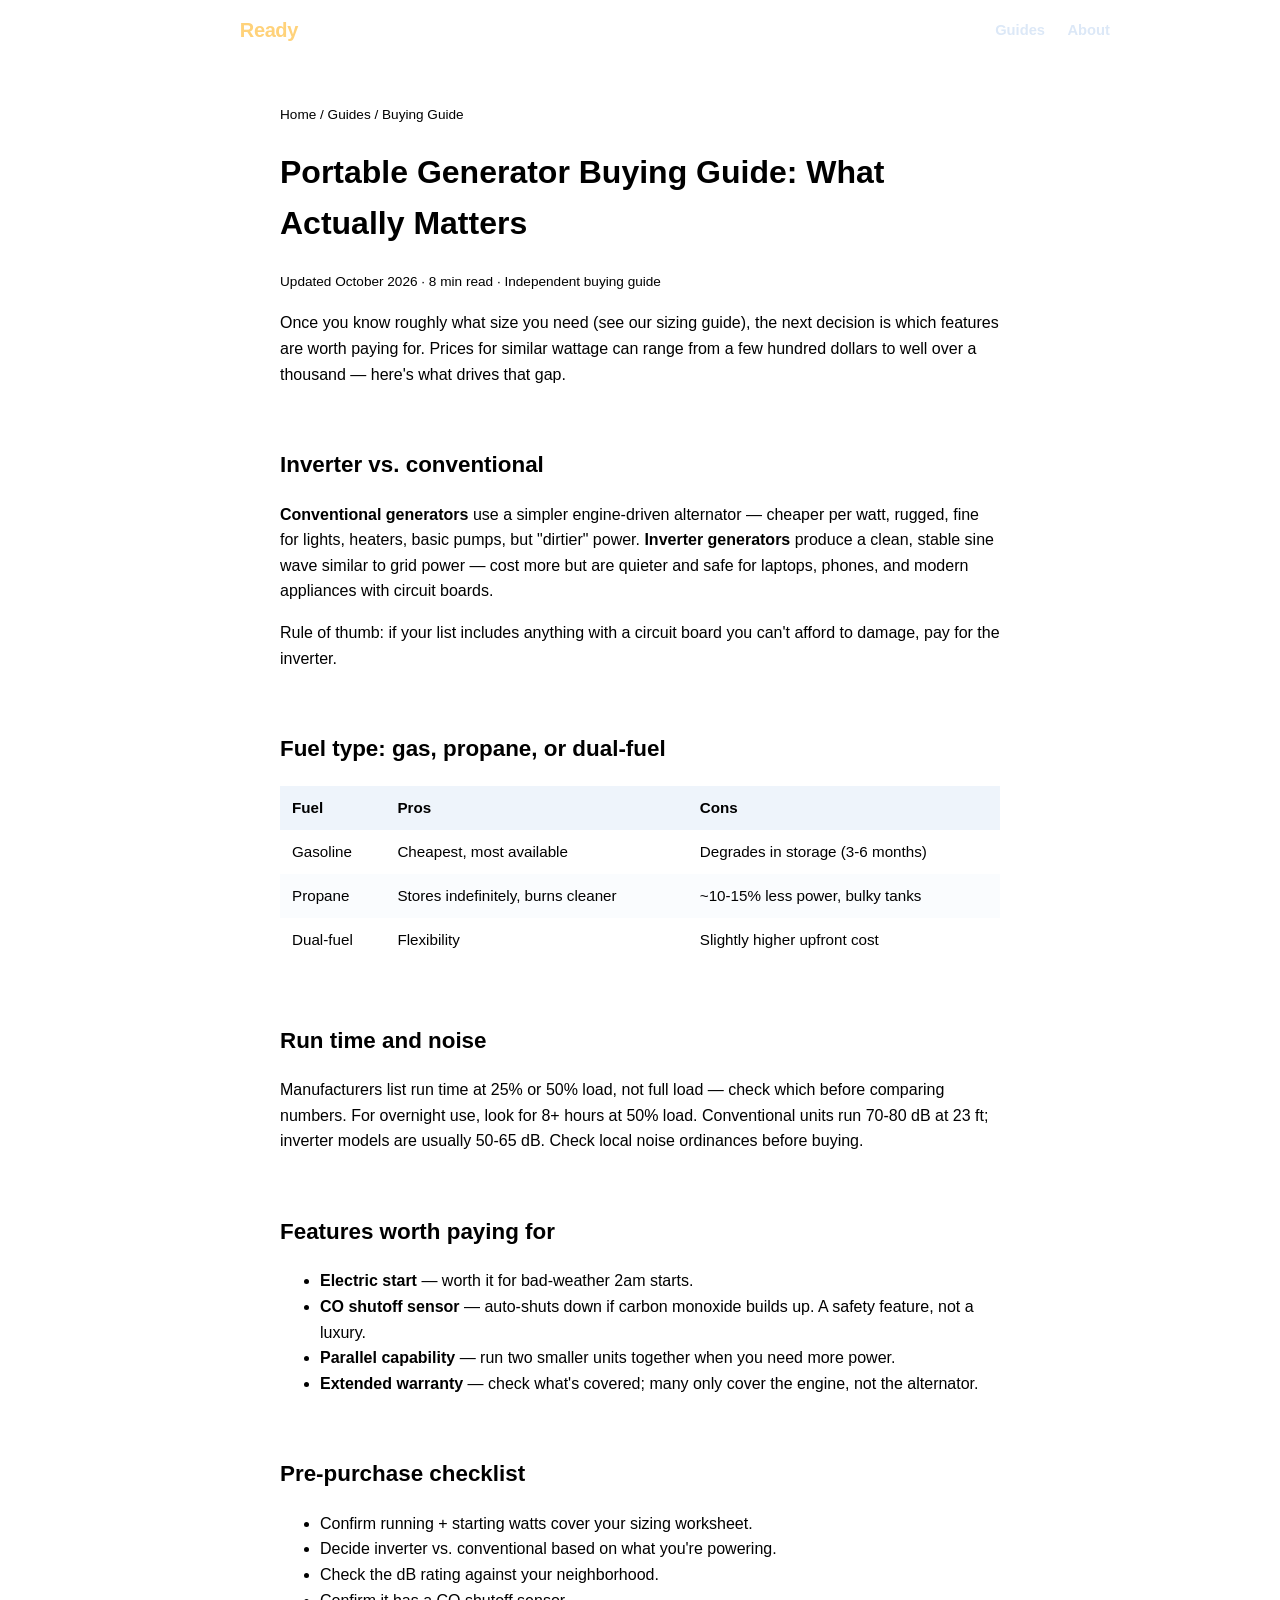
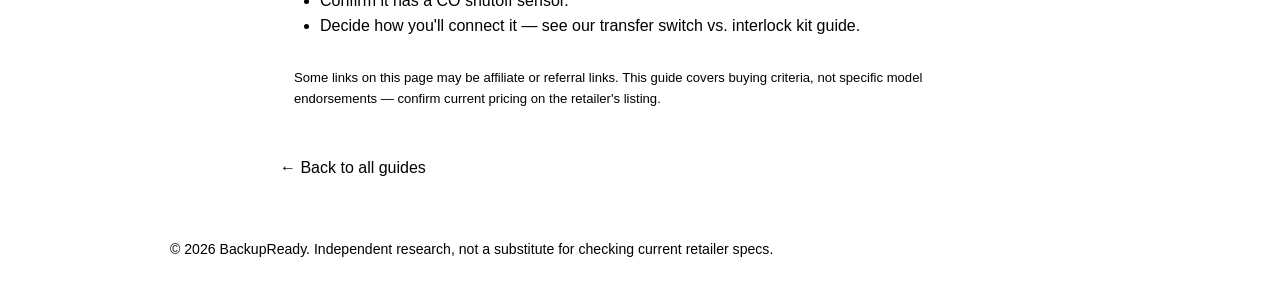
<file: guides/portable-generator-buying-guide.html>
<!doctype html>
<html lang="en">
<head>
<meta charset="utf-8">
<meta name="viewport" content="width=device-width, initial-scale=1">
<title>Portable Generator Buying Guide: What Actually Matters (2026)</title>
<meta name="description" content="A practical buying guide for portable generators: fuel type, wattage, inverter vs. conventional, noise, run time, and the features worth paying extra for.">
<link rel="stylesheet" href="/assets/style.css">
<link rel="canonical" href="https://backupready.vercel.app/guides/portable-generator-buying-guide.html">
</head>
<body>
<header class="site">
  <div class="wrap">
    <a class="logo" href="/">Backup<span>Ready</span></a>
    <nav class="site">
      <a href="/guides/">Guides</a>
      <a href="/#about">About</a>
    </nav>
  </div>
</header>
<main class="wrap" style="padding-top:30px;max-width:760px">
  <p class="breadcrumb"><a href="/">Home</a> / <a href="/guides/">Guides</a> / Buying Guide</p>
  <h1>Portable Generator Buying Guide: What Actually Matters</h1>
  <p class="meta">Updated October 2026 · 8 min read · Independent buying guide</p>
  <article>
    <p>Once you know roughly what size you need (see our <a href="/guides/how-to-size-a-backup-generator.html">sizing guide</a>), the next decision is which features are worth paying for. Prices for similar wattage can range from a few hundred dollars to well over a thousand — here's what drives that gap.</p>
    <h2>Inverter vs. conventional</h2>
    <p><strong>Conventional generators</strong> use a simpler engine-driven alternator — cheaper per watt, rugged, fine for lights, heaters, basic pumps, but "dirtier" power. <strong>Inverter generators</strong> produce a clean, stable sine wave similar to grid power — cost more but are quieter and safe for laptops, phones, and modern appliances with circuit boards.</p>
    <p>Rule of thumb: if your list includes anything with a circuit board you can't afford to damage, pay for the inverter.</p>
    <h2>Fuel type: gas, propane, or dual-fuel</h2>
    <table class="cost">
      <thead><tr><th>Fuel</th><th>Pros</th><th>Cons</th></tr></thead>
      <tbody>
        <tr><td>Gasoline</td><td>Cheapest, most available</td><td>Degrades in storage (3-6 months)</td></tr>
        <tr><td>Propane</td><td>Stores indefinitely, burns cleaner</td><td>~10-15% less power, bulky tanks</td></tr>
        <tr><td>Dual-fuel</td><td>Flexibility</td><td>Slightly higher upfront cost</td></tr>
      </tbody>
    </table>
    <h2>Run time and noise</h2>
    <p>Manufacturers list run time at 25% or 50% load, not full load — check which before comparing numbers. For overnight use, look for 8+ hours at 50% load. Conventional units run 70-80 dB at 23 ft; inverter models are usually 50-65 dB. Check local noise ordinances before buying.</p>
    <h2>Features worth paying for</h2>
    <ul>
      <li><strong>Electric start</strong> — worth it for bad-weather 2am starts.</li>
      <li><strong>CO shutoff sensor</strong> — auto-shuts down if carbon monoxide builds up. A safety feature, not a luxury.</li>
      <li><strong>Parallel capability</strong> — run two smaller units together when you need more power.</li>
      <li><strong>Extended warranty</strong> — check what's covered; many only cover the engine, not the alternator.</li>
    </ul>
    <h2>Pre-purchase checklist</h2>
    <ul>
      <li>Confirm running + starting watts cover your <a href="/guides/how-to-size-a-backup-generator.html">sizing worksheet</a>.</li>
      <li>Decide inverter vs. conventional based on what you're powering.</li>
      <li>Check the dB rating against your neighborhood.</li>
      <li>Confirm it has a CO shutoff sensor.</li>
      <li>Decide how you'll connect it — see our <a href="/guides/generator-transfer-switch-vs-interlock.html">transfer switch vs. interlock kit guide</a>.</li>
    </ul>
    <div class="disclosure">Some links on this page may be affiliate or referral links. This guide covers buying criteria, not specific model endorsements — confirm current pricing on the retailer's listing.</div>
  </article>
  <p style="margin-top:36px"><a href="/guides/">← Back to all guides</a></p>
</main>
<footer class="site">
  <div class="wrap"><p>© 2026 BackupReady. Independent research, not a substitute for checking current retailer specs.</p></div>
</footer>
</body>
</html>
</file>
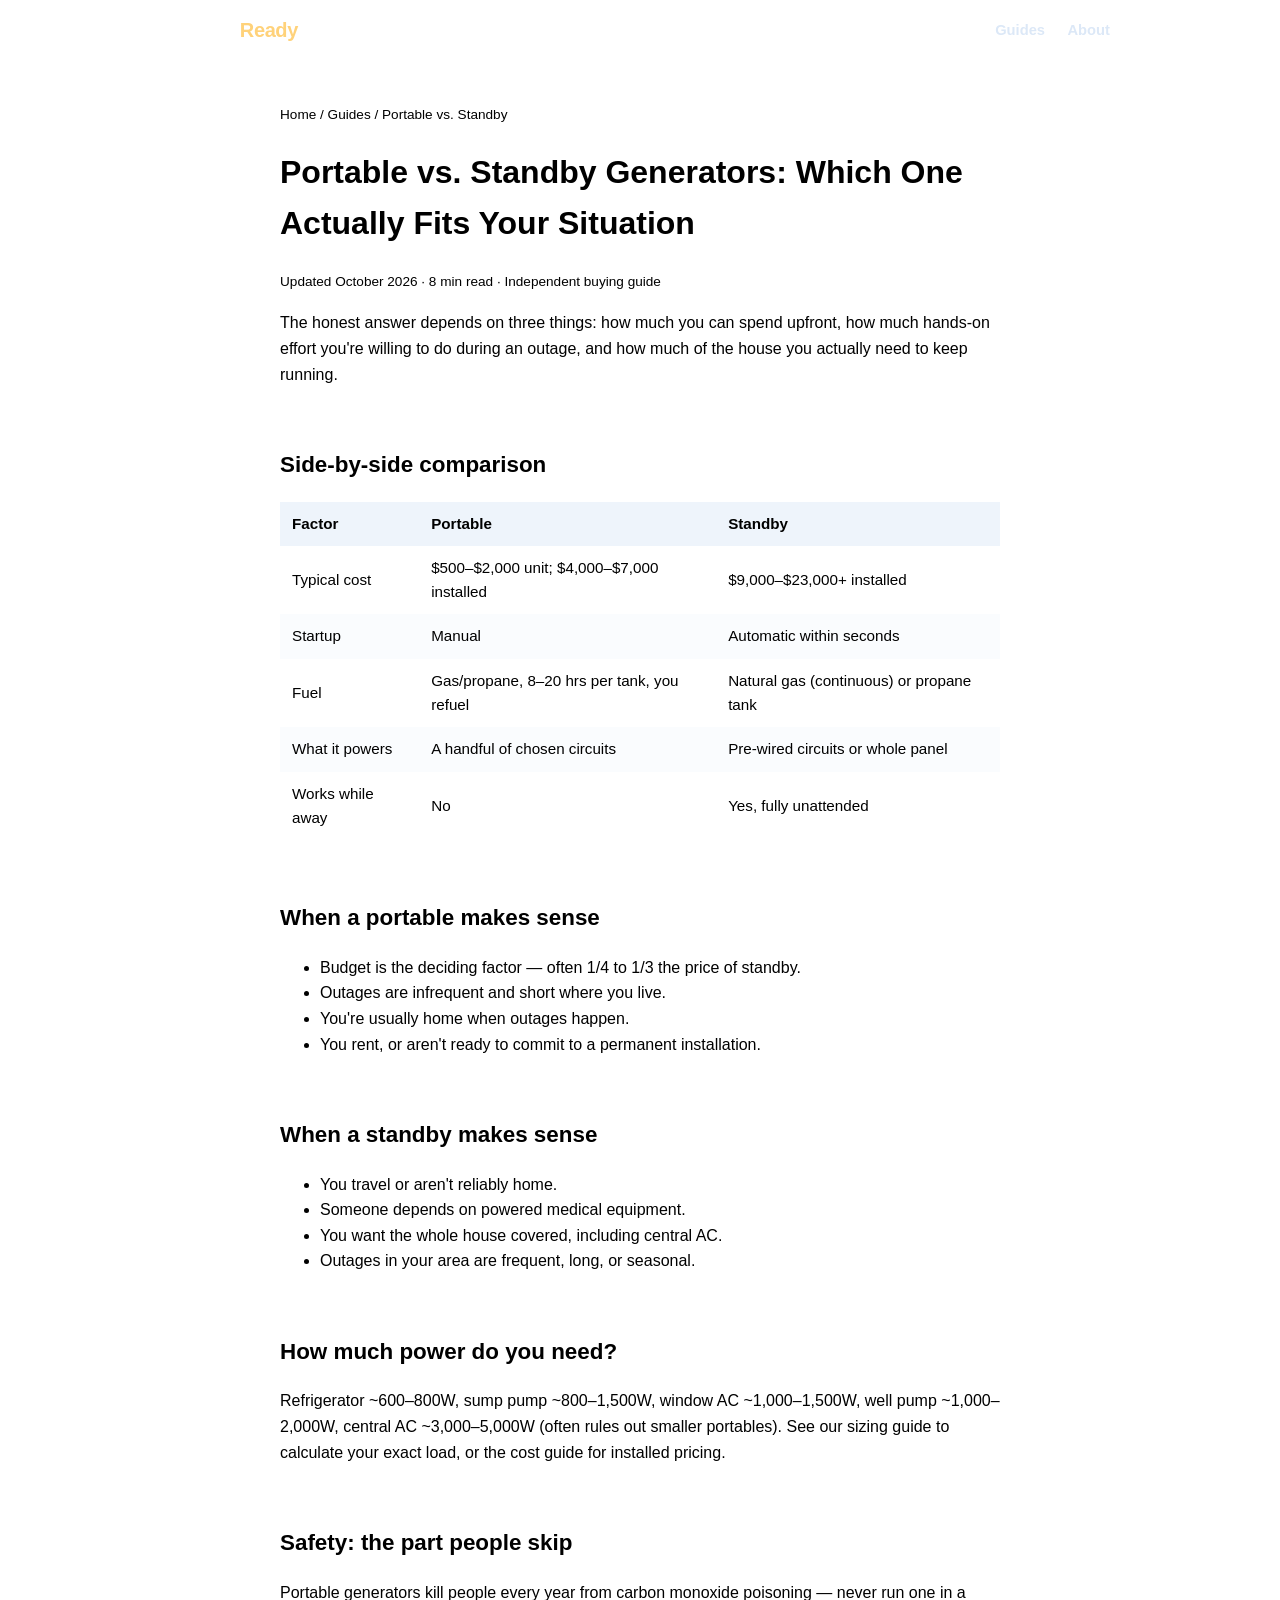
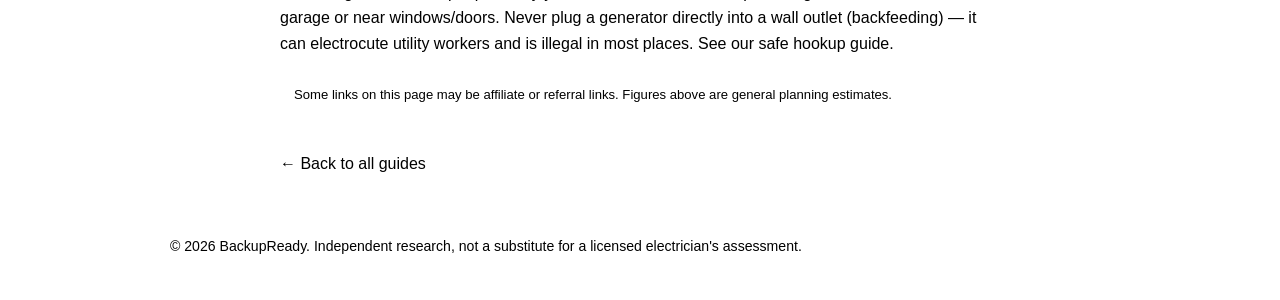
<file: guides/portable-vs-standby-generator.html>
<!doctype html>
<html lang="en">
<head>
<meta charset="utf-8">
<meta name="viewport" content="width=device-width, initial-scale=1">
<title>Portable vs. Standby Generator: Which One Actually Fits Your Home (2026)</title>
<meta name="description" content="Portable vs. standby generator compared honestly: cost, power output, setup effort, fuel, safety, and which one actually fits your situation.">
<link rel="stylesheet" href="/assets/style.css">
<link rel="canonical" href="https://backupready.vercel.app/guides/portable-vs-standby-generator.html">
</head>
<body>
<header class="site">
  <div class="wrap">
    <a class="logo" href="/">Backup<span>Ready</span></a>
    <nav class="site">
      <a href="/guides/">Guides</a>
      <a href="/#about">About</a>
    </nav>
  </div>
</header>
<main class="wrap" style="padding-top:30px;max-width:760px">
  <p class="breadcrumb"><a href="/">Home</a> / <a href="/guides/">Guides</a> / Portable vs. Standby</p>
  <h1>Portable vs. Standby Generators: Which One Actually Fits Your Situation</h1>
  <p class="meta">Updated October 2026 · 8 min read · Independent buying guide</p>
  <article>
    <p>The honest answer depends on three things: how much you can spend upfront, how much hands-on effort you're willing to do during an outage, and how much of the house you actually need to keep running.</p>
    <h2>Side-by-side comparison</h2>
    <table class="cost">
      <thead><tr><th>Factor</th><th>Portable</th><th>Standby</th></tr></thead>
      <tbody>
        <tr><td>Typical cost</td><td>$500–$2,000 unit; $4,000–$7,000 installed</td><td>$9,000–$23,000+ installed</td></tr>
        <tr><td>Startup</td><td>Manual</td><td>Automatic within seconds</td></tr>
        <tr><td>Fuel</td><td>Gas/propane, 8–20 hrs per tank, you refuel</td><td>Natural gas (continuous) or propane tank</td></tr>
        <tr><td>What it powers</td><td>A handful of chosen circuits</td><td>Pre-wired circuits or whole panel</td></tr>
        <tr><td>Works while away</td><td>No</td><td>Yes, fully unattended</td></tr>
      </tbody>
    </table>
    <h2>When a portable makes sense</h2>
    <ul>
      <li>Budget is the deciding factor — often 1/4 to 1/3 the price of standby.</li>
      <li>Outages are infrequent and short where you live.</li>
      <li>You're usually home when outages happen.</li>
      <li>You rent, or aren't ready to commit to a permanent installation.</li>
    </ul>
    <h2>When a standby makes sense</h2>
    <ul>
      <li>You travel or aren't reliably home.</li>
      <li>Someone depends on powered medical equipment.</li>
      <li>You want the whole house covered, including central AC.</li>
      <li>Outages in your area are frequent, long, or seasonal.</li>
    </ul>
    <h2>How much power do you need?</h2>
    <p>Refrigerator ~600–800W, sump pump ~800–1,500W, window AC ~1,000–1,500W, well pump ~1,000–2,000W, central AC ~3,000–5,000W (often rules out smaller portables). See our <a href="/guides/how-to-size-a-backup-generator.html">sizing guide</a> to calculate your exact load, or the <a href="/guides/whole-house-generator-cost-2026.html">cost guide</a> for installed pricing.</p>
    <h2>Safety: the part people skip</h2>
    <p>Portable generators kill people every year from carbon monoxide poisoning — never run one in a garage or near windows/doors. Never plug a generator directly into a wall outlet (backfeeding) — it can electrocute utility workers and is illegal in most places. See our <a href="/guides/generator-transfer-switch-vs-interlock.html">safe hookup guide</a>.</p>
    <div class="disclosure">Some links on this page may be affiliate or referral links. Figures above are general planning estimates.</div>
  </article>
  <p style="margin-top:36px"><a href="/guides/">← Back to all guides</a></p>
</main>
<footer class="site">
  <div class="wrap"><p>© 2026 BackupReady. Independent research, not a substitute for a licensed electrician's assessment.</p></div>
</footer>
</body>
</html>
</file>
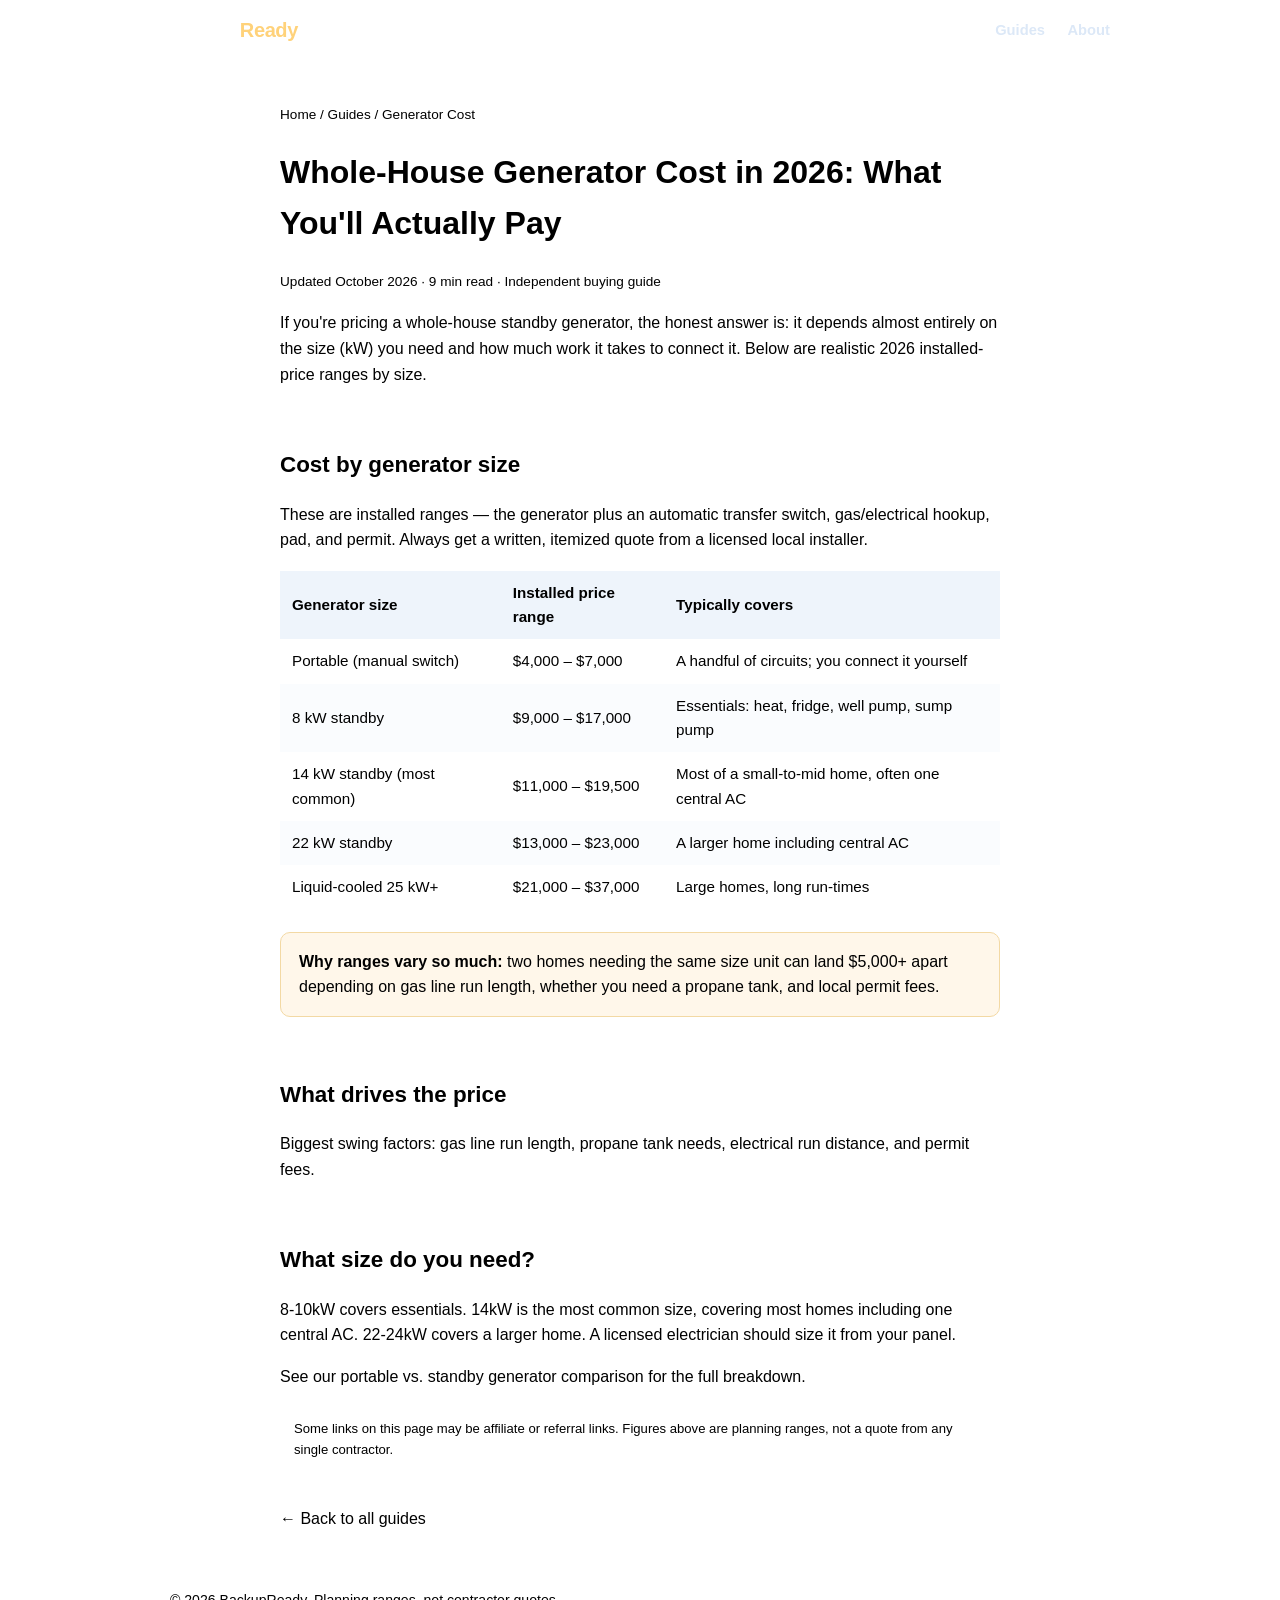
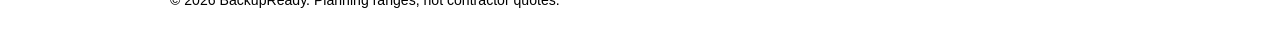
<file: guides/whole-house-generator-cost-2026.html>
<!doctype html>
<html lang="en">
<head>
<meta charset="utf-8">
<meta name="viewport" content="width=device-width, initial-scale=1">
<title>Whole-House Generator Cost in 2026: Installed Price by Size (8kW–25kW+)</title>
<meta name="description" content="What a whole-house standby generator actually costs installed in 2026, by size in kW, plus what drives the price up and what to ask contractors before you sign.">
<link rel="stylesheet" href="/assets/style.css">
<link rel="canonical" href="https://backupready.vercel.app/guides/whole-house-generator-cost-2026.html">
</head>
<body>
<header class="site">
  <div class="wrap">
    <a class="logo" href="/">Backup<span>Ready</span></a>
    <nav class="site">
      <a href="/guides/">Guides</a>
      <a href="/#about">About</a>
    </nav>
  </div>
</header>
<main class="wrap" style="padding-top:30px;max-width:760px">
  <p class="breadcrumb"><a href="/">Home</a> / <a href="/guides/">Guides</a> / Generator Cost</p>
  <h1>Whole-House Generator Cost in 2026: What You'll Actually Pay</h1>
  <p class="meta">Updated October 2026 · 9 min read · Independent buying guide</p>
  <article>
    <p>If you're pricing a whole-house standby generator, the honest answer is: it depends almost entirely on the size (kW) you need and how much work it takes to connect it. Below are realistic 2026 installed-price ranges by size.</p>
    <h2>Cost by generator size</h2>
    <p>These are installed ranges — the generator plus an automatic transfer switch, gas/electrical hookup, pad, and permit. Always get a written, itemized quote from a licensed local installer.</p>
    <table class="cost">
      <thead><tr><th>Generator size</th><th>Installed price range</th><th>Typically covers</th></tr></thead>
      <tbody>
        <tr><td>Portable (manual switch)</td><td>$4,000 – $7,000</td><td>A handful of circuits; you connect it yourself</td></tr>
        <tr><td>8 kW standby</td><td>$9,000 – $17,000</td><td>Essentials: heat, fridge, well pump, sump pump</td></tr>
        <tr><td>14 kW standby (most common)</td><td>$11,000 – $19,500</td><td>Most of a small-to-mid home, often one central AC</td></tr>
        <tr><td>22 kW standby</td><td>$13,000 – $23,000</td><td>A larger home including central AC</td></tr>
        <tr><td>Liquid-cooled 25 kW+</td><td>$21,000 – $37,000</td><td>Large homes, long run-times</td></tr>
      </tbody>
    </table>
    <div class="callout"><strong>Why ranges vary so much:</strong> two homes needing the same size unit can land $5,000+ apart depending on gas line run length, whether you need a propane tank, and local permit fees.</div>
    <h2>What drives the price</h2>
    <p>Biggest swing factors: gas line run length, propane tank needs, electrical run distance, and permit fees.</p>
    <h2>What size do you need?</h2>
    <p>8-10kW covers essentials. 14kW is the most common size, covering most homes including one central AC. 22-24kW covers a larger home. A licensed electrician should size it from your panel.</p>
    <p>See our <a href="/guides/portable-vs-standby-generator.html">portable vs. standby generator comparison</a> for the full breakdown.</p>
    <div class="disclosure">Some links on this page may be affiliate or referral links. Figures above are planning ranges, not a quote from any single contractor.</div>
  </article>
  <p style="margin-top:36px"><a href="/guides/">← Back to all guides</a></p>
</main>
<footer class="site">
  <div class="wrap"><p>© 2026 BackupReady. Planning ranges, not contractor quotes.</p></div>
</footer>
</body>
</html>
</file>
<file: assets/style.css>
Enter file contents here:root{
  --ink:#16202b; --sub:#51606e; --line:#e4e9ee; --bg:#f7f9fb; --card:#ffffff;
  --brand:#1a5fb4; --brand-dark:#123e75; --accent:#e8870e; --good:#1c7c4d;
}
*{box-sizing:border-box}
html,body{margin:0;padding:0}
body{
  font-family:-apple-system,BlinkMacSystemFont,"Segoe UI",Roboto,Helvetica,Arial,sans-serif;
  color:var(--ink); background:var(--bg); line-height:1.6;
}
a{color:var(--brand); text-decoration:none}
a:hover{text-decoration:underline}
.wrap{max-width:980px;margin:0 auto;padding:0 20px}
header.site{background:var(--brand-dark);color:#fff;padding:14px 0}
header.site .wrap{display:flex;align-items:center;justify-content:space-between}
.logo{font-weight:800;font-size:1.25rem;color:#fff;letter-spacing:-.02em}
.logo span{color:#ffd27a}
nav.site a{color:#dce8f7;margin-left:18px;font-size:.92rem;font-weight:600}
nav.site a:hover{color:#fff;text-decoration:none}
.hero{background:linear-gradient(180deg,#eef4fb 0%,var(--bg) 100%);padding:48px 0 36px;border-bottom:1px solid var(--line)}
.hero h1{font-size:2.1rem;margin:0 0 10px;letter-spacing:-.02em}
.hero p.lead{color:var(--sub);font-size:1.12rem;max-width:640px;margin:0 0 20px}
.badge{display:inline-block;background:#fff;border:1px solid var(--line);color:var(--sub);font-size:.78rem;font-weight:700;letter-spacing:.04em;text-transform:uppercase;padding:4px 10px;border-radius:99px;margin-bottom:14px}
main{padding:36px 0 60px}
.grid{display:grid;grid-template-columns:repeat(auto-fit,minmax(260px,1fr));gap:18px;margin:26px 0}
.card{background:var(--card);border:1px solid var(--line);border-radius:12px;padding:20px}
.card h3{margin:0 0 8px;font-size:1.05rem}
.card p{color:var(--sub);margin:0 0 10px;font-size:.95rem}
.card a.btn{font-weight:700}
.btn{display:inline-block;background:var(--brand);color:#fff!important;padding:10px 16px;border-radius:8px;font-weight:700;font-size:.92rem}
.btn:hover{background:var(--brand-dark);text-decoration:none}
.btn.alt{background:var(--accent)}
.btn.alt:hover{background:#c66e05}
table.cost{width:100%;border-collapse:collapse;margin:18px 0;font-size:.95rem}
table.cost th,table.cost td{border:1px solid var(--line);padding:10px 12px;text-align:left}
table.cost th{background:#eef4fb}
table.cost tr:nth-child(even) td{background:#fafcfe}
.callout{background:#fff7ea;border:1px solid #f3d9a4;border-radius:10px;padding:16px 18px;margin:22px 0}
.callout.good{background:#eefbf3;border-color:#bfe9cf}
.toc{background:var(--card);border:1px solid var(--line);border-radius:10px;padding:16px 20px;margin:20px 0}
.toc strong{display:block;margin-bottom:6px}
.toc ol{margin:0;padding-left:20px}
article h2{margin-top:36px;font-size:1.4rem;border-top:1px solid var(--line);padding-top:24px}
article h3{margin-top:22px;font-size:1.1rem}
.faq dt{font-weight:700;margin-top:16px}
.faq dd{margin:4px 0 0;color:var(--sub)}
.breadcrumb{font-size:.85rem;color:var(--sub);margin-bottom:8px}
.disclosure{font-size:.82rem;color:var(--sub);background:#fff;border:1px dashed var(--line);border-radius:8px;padding:10px 14px;margin:18px 0}
footer.site{border-top:1px solid var(--line);padding:28px 0;color:var(--sub);font-size:.88rem}
footer.site a{color:var(--sub)}
.guide-list{list-style:none;padding:0;margin:0}
.guide-list li{border-bottom:1px solid var(--line);padding:14px 0}
.guide-list li:last-child{border-bottom:none}
.guide-list .tag{font-size:.72rem;text-transform:uppercase;letter-spacing:.04em;color:var(--good);font-weight:800}
.meta{color:var(--sub);font-size:.85rem;margin-bottom:18px}
</file>
